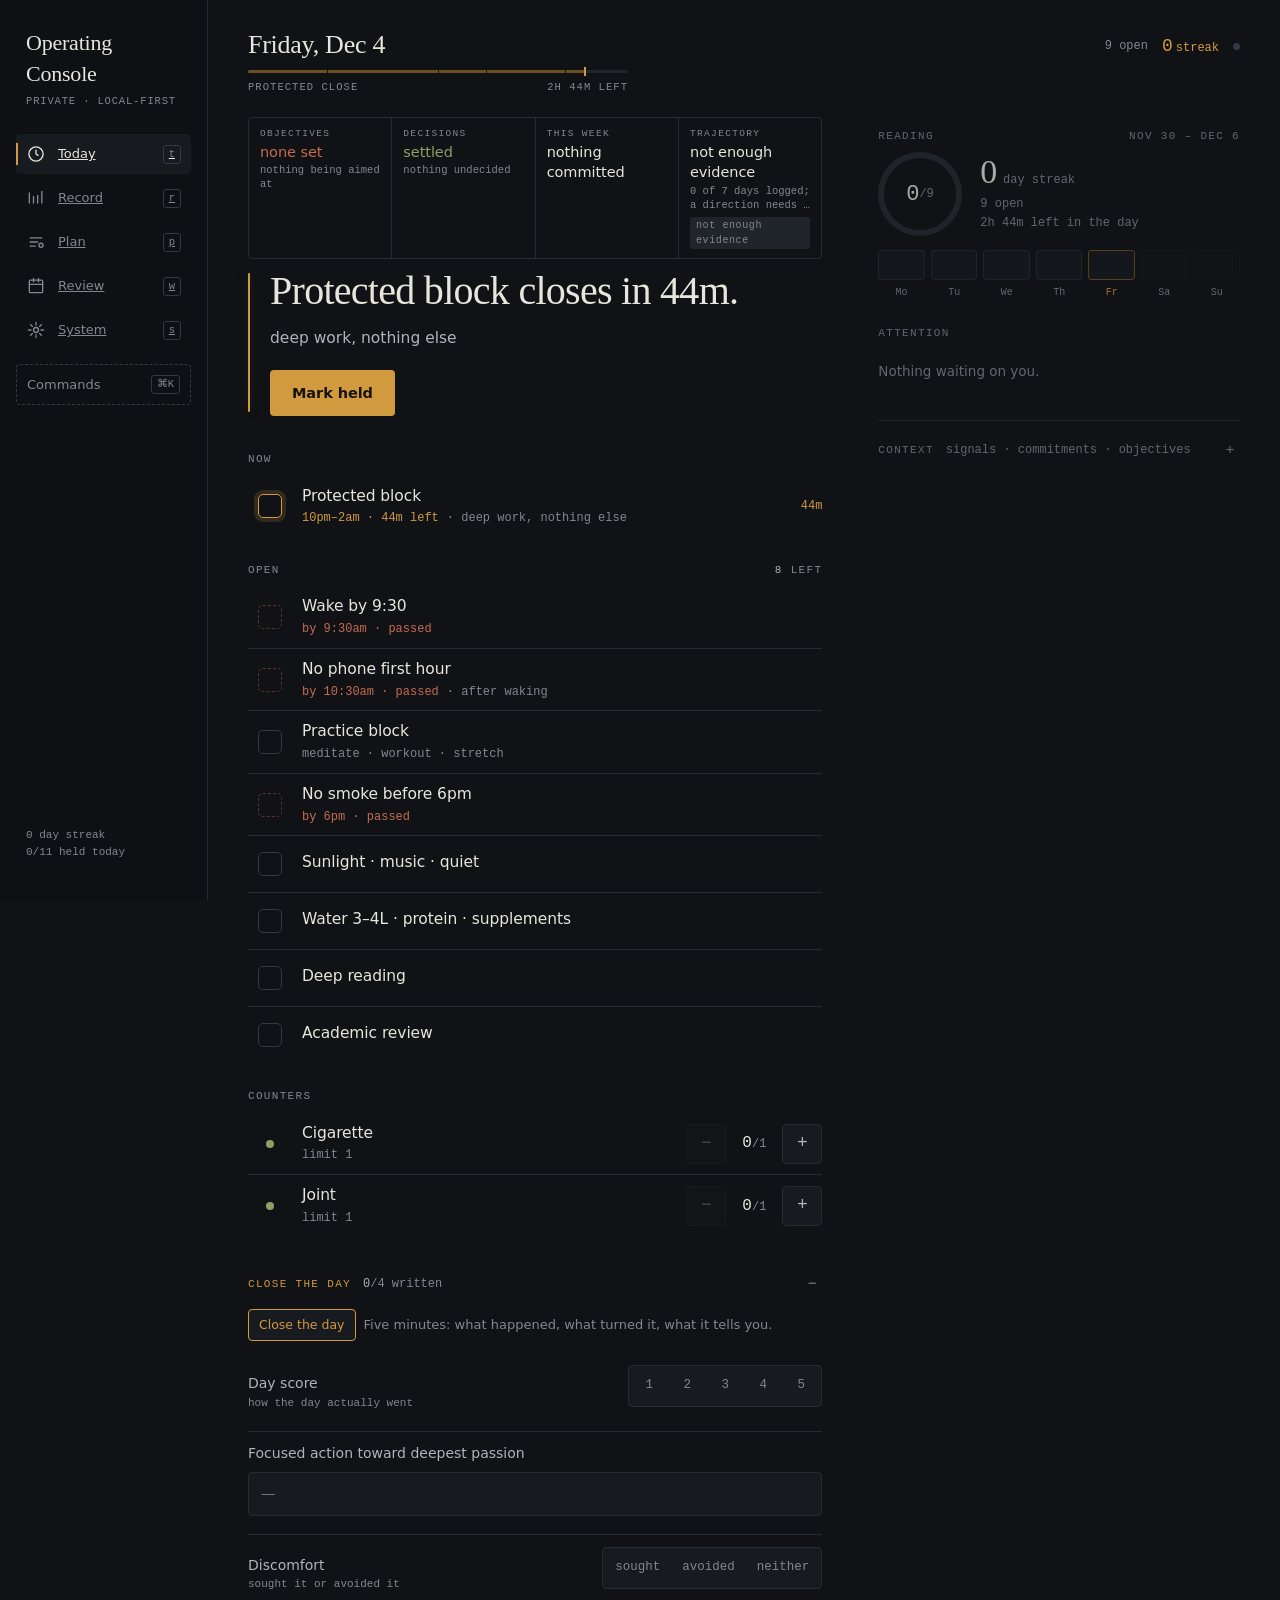
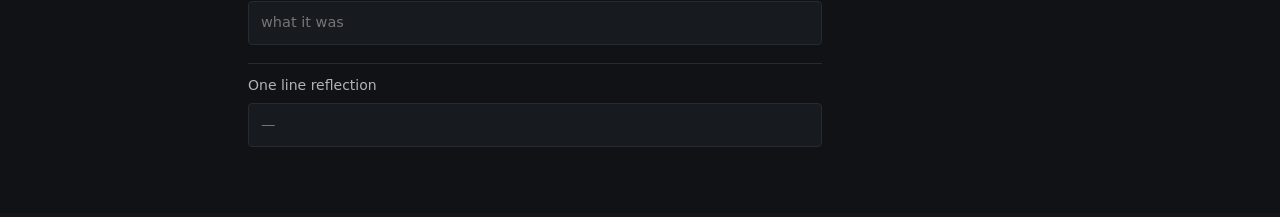
<file: index.html>
<!doctype html>
<html lang="en">
<head>
<meta charset="utf-8">
<meta name="viewport" content="width=device-width, initial-scale=1, viewport-fit=cover">
<meta http-equiv="Content-Security-Policy" content="default-src 'self'; script-src 'self'; style-src 'self' 'unsafe-inline' https://fonts.googleapis.com; font-src https://fonts.gstatic.com; img-src 'self' data:; connect-src 'self' https://script.google.com https://script.googleusercontent.com; manifest-src 'self'; worker-src 'self'; base-uri 'none'; form-action 'none'; object-src 'none'">
<meta name="theme-color" content="#111318">
<meta name="color-scheme" content="dark">
<meta name="mobile-web-app-capable" content="yes">
<meta name="apple-mobile-web-app-capable" content="yes">
<meta name="apple-mobile-web-app-status-bar-style" content="black-translucent">
<meta name="apple-mobile-web-app-title" content="Console">
<meta name="description" content="Personal operating console: daily execution, weekly review, honest history.">
<meta name="referrer" content="no-referrer">
<title>Operating Console</title>
<link rel="manifest" href="manifest.webmanifest">
<link rel="icon" href="icon.svg" type="image/svg+xml">
<link rel="apple-touch-icon" href="icons/apple-touch-icon.png">
<link rel="preconnect" href="https://fonts.googleapis.com">
<link rel="preconnect" href="https://fonts.gstatic.com" crossorigin>
<link rel="stylesheet" href="app.css?v=20261027.1030-ddc011c">
</head>
<body>
<div id="app"><div class="boot">loading…</div></div>
<script type="module" src="app.js?v=20261027.1030-ddc011c"></script>
</body>
</html>
</file>
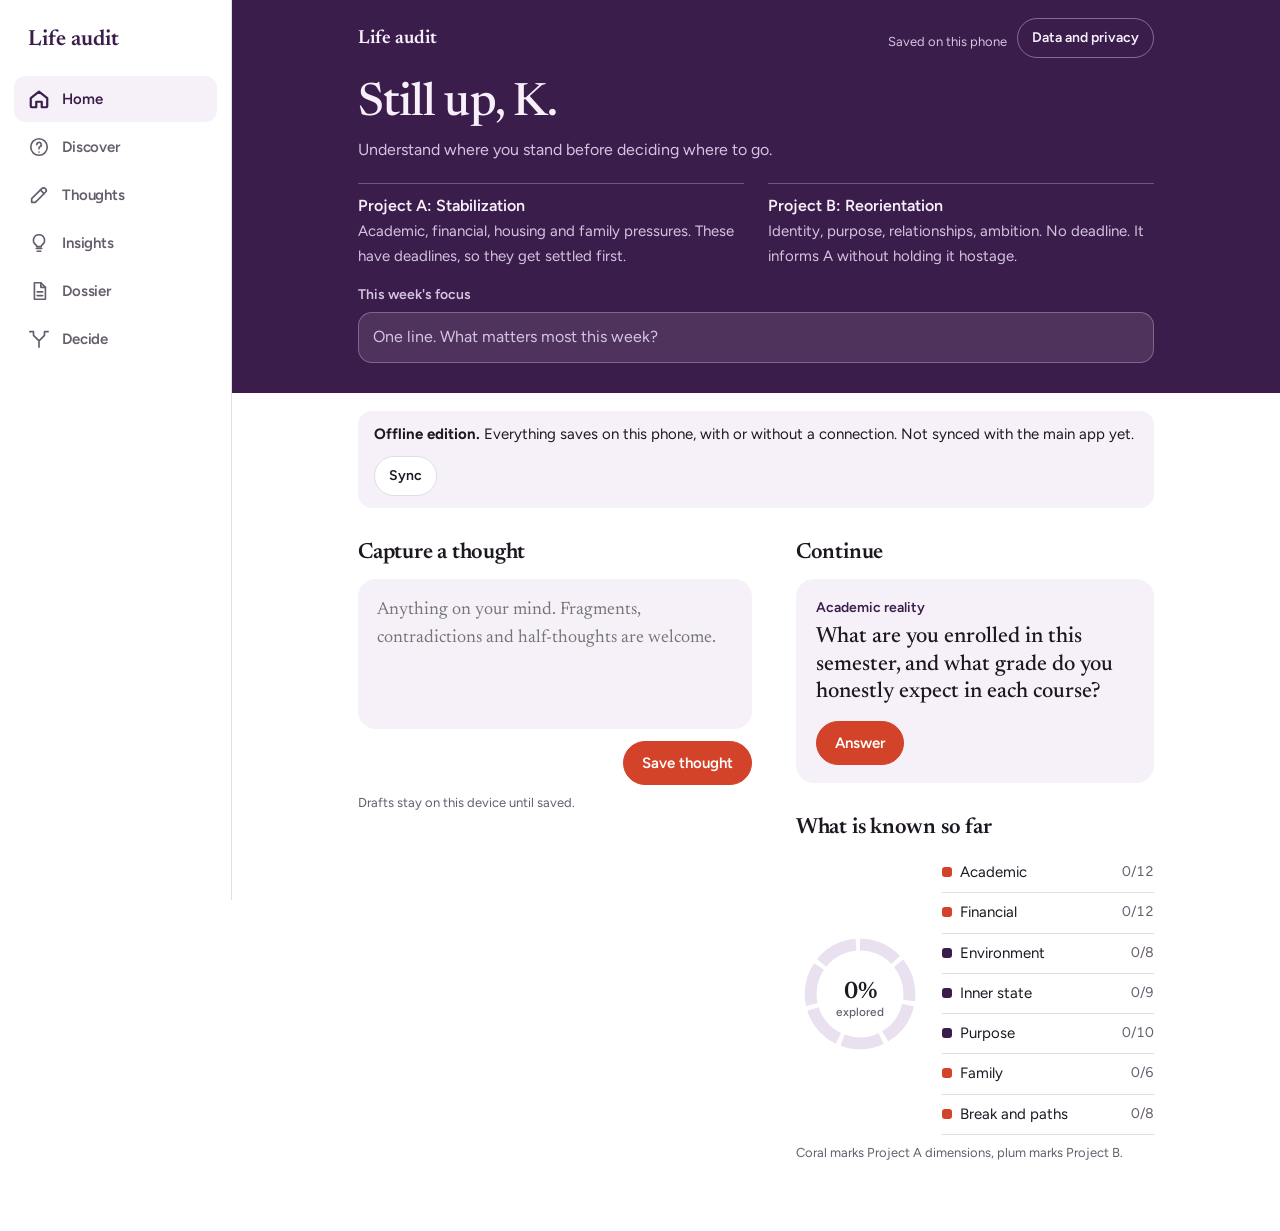
<file: life-audit/index.html>
<!DOCTYPE html>
<html lang="en">
<head>
<meta charset="utf-8">
<meta name="viewport" content="width=device-width,initial-scale=1,viewport-fit=cover">
<title>Life Audit</title>
<link rel="manifest" href="manifest.webmanifest">
<meta name="theme-color" content="#3b1d4b">
<meta name="apple-mobile-web-app-capable" content="yes">
<meta name="mobile-web-app-capable" content="yes">
<meta name="apple-mobile-web-app-status-bar-style" content="black-translucent">
<meta name="apple-mobile-web-app-title" content="Life Audit">
<link rel="apple-touch-icon" href="apple-touch-icon.png">
<link rel="icon" href="icon-192.png">
<link rel="preconnect" href="https://fonts.googleapis.com">
<link rel="preconnect" href="https://fonts.gstatic.com" crossorigin>
<link href="https://fonts.googleapis.com/css2?family=Figtree:wght@400;500;600;700&family=Newsreader:opsz,wght@6..72,400;6..72,500;6..72,600&display=swap" rel="stylesheet">
<style>
/* VOICE everyday and private: calm, warm, unhurried
   IDEA a pocket field notebook that grows into a research dossier
   PICTURE the live question card and capture page, plus a seven-segment ring of what is known
   COLOUR white or night ground, deep plum band and ink, lilac panels, coral for the one action
   TYPE Newsreader for questions, titles and your own words; Figtree for interface
   LAYOUT phone: band, content, bottom tabs, capture button; desktop: left rail and a reading column */
:root{--bg:#ffffff;--ink:#1d1722;--mute:#655d6c;--brand:#3b1d4b;--bandBg:#3b1d4b;--bandInk:#f7f0fb;--bandMute:#d5c4e0;--panel:#f6f1f9;--panel2:#e9e0f0;--line:#e3dbe9;--acc:#d3432a;--accInk:#ffffff;--good:#2c6a4a;--shadow:0 10px 30px rgba(40,10,50,.14);--serif:"Newsreader",Georgia,"Times New Roman",serif;--sans:"Figtree",system-ui,-apple-system,"Segoe UI",Roboto,sans-serif;color-scheme:light}
@media(prefers-color-scheme:dark){:root:not([data-theme=light]){--bg:#131016;--ink:#eee8f2;--mute:#a79eae;--brand:#dcc6ea;--bandBg:#2a1838;--bandInk:#f4ecf8;--bandMute:#bda9ca;--panel:#1d1823;--panel2:#2a2231;--line:#352c3c;--acc:#ff7a5a;--accInk:#1c0d08;--good:#88d0a8;--shadow:0 10px 30px rgba(0,0,0,.5);color-scheme:dark}}
:root[data-theme=dark]{--bg:#131016;--ink:#eee8f2;--mute:#a79eae;--brand:#dcc6ea;--bandBg:#2a1838;--bandInk:#f4ecf8;--bandMute:#bda9ca;--panel:#1d1823;--panel2:#2a2231;--line:#352c3c;--acc:#ff7a5a;--accInk:#1c0d08;--good:#88d0a8;--shadow:0 10px 30px rgba(0,0,0,.5);color-scheme:dark}
*{box-sizing:border-box;min-width:0}
html,body{height:100%}
body{margin:0;background:var(--bg);color:var(--ink);font:16px/1.55 var(--sans);overflow-x:clip;-webkit-font-smoothing:antialiased}
body.locked{overflow:hidden}
button,input,textarea{font:inherit;color:inherit}
a{color:var(--brand)}
#main{padding-bottom:calc(100px + env(safe-area-inset-bottom,0px));outline:none}
.wrap{width:100%;max-width:860px;margin-inline:auto;padding-left:max(18px,env(safe-area-inset-left,0px));padding-right:max(18px,env(safe-area-inset-right,0px))}
@media(min-width:600px){.wrap{padding-left:32px;padding-right:32px}}
.enter{animation:enter .28s ease-out}
@keyframes enter{from{opacity:0;transform:translateY(6px)}to{opacity:1;transform:none}}
@media(prefers-reduced-motion:reduce){.enter{animation:none}}
.tabs{position:fixed;left:0;right:0;bottom:0;z-index:30;display:grid;grid-template-columns:repeat(6,minmax(0,1fr));background:var(--bg);border-top:1px solid var(--line);padding-bottom:env(safe-area-inset-bottom,0px)}
.tabs .brand{display:none}
.tabs a{display:flex;flex-direction:column;align-items:center;justify-content:center;gap:3px;min-height:58px;padding:6px 1px;color:var(--mute);text-decoration:none;font-size:13px;font-weight:600;letter-spacing:-.01em}
.tabs a svg{width:22px;height:22px}
.tabs a[aria-current=page]{color:var(--brand)}
.tabs a[aria-current=page] svg{stroke-width:2.4}
@media(min-width:900px){.app{display:grid;grid-template-columns:232px minmax(0,1fr)}.tabs{position:sticky;top:0;align-self:start;height:100vh;display:flex;flex-direction:column;gap:2px;border-top:0;border-right:1px solid var(--line);padding:28px 14px}.tabs .brand{display:block;font:600 22px/1.1 var(--serif);padding:0 14px 22px;color:var(--brand)}.tabs a{flex-direction:row;justify-content:flex-start;gap:12px;min-height:46px;padding:0 14px;border-radius:12px;font-size:15px}.tabs a[aria-current=page]{background:var(--panel)}#main{padding-bottom:64px}.fab{bottom:32px!important;right:32px!important}#toast{bottom:40px!important}}
.band{background:var(--bandBg);color:var(--bandInk);padding:calc(18px + env(safe-area-inset-top,0px)) 0 30px}
.bandtop{display:flex;justify-content:space-between;align-items:center;gap:12px;margin-bottom:22px}
.mark{font:600 19px/1 var(--serif);white-space:nowrap}
@media(max-width:480px){.band .sync{display:none}}
.title{font:500 clamp(32px,7vw,46px)/1.05 var(--serif);letter-spacing:-.02em;margin:0 0 10px;text-wrap:balance}
.lede{color:var(--mute);margin:0 0 8px;max-width:60ch}
.band .lede,.band .flabel,.band .sync{color:var(--bandMute)}
.projects{display:grid;gap:12px;margin:20px 0 6px}
@media(min-width:600px){.projects{grid-template-columns:1fr 1fr;gap:24px}}
.projects div{border-top:1px solid color-mix(in srgb,var(--bandInk) 28%,transparent);padding-top:10px}
.projects b{display:block;font-weight:600}
.projects span{color:var(--bandMute);font-size:15px}
.band input[type=text]{background:color-mix(in srgb,var(--bandInk) 10%,transparent);border-color:color-mix(in srgb,var(--bandInk) 28%,transparent);color:var(--bandInk)}
.band input::placeholder{color:var(--bandMute)}
.btn.onband{background:transparent;color:var(--bandInk);border-color:color-mix(in srgb,var(--bandInk) 38%,transparent)}
.head{padding:calc(24px + env(safe-area-inset-top,0px)) 0 6px;display:flex;justify-content:space-between;align-items:flex-start;gap:12px}
.head .title{margin-bottom:8px}
.head>div{flex:1 1 auto}
.head .sync,.flowtop .sync{flex:none}
.sync{font-size:13px;color:var(--mute);white-space:nowrap;padding-top:8px}
.h2{font:600 22px/1.2 var(--serif);margin:32px 0 12px;letter-spacing:-.01em}
.h3{font-weight:700;font-size:16px;margin:22px 0 8px}
.flabel{display:block;font-size:14px;font-weight:600;color:var(--mute);margin:16px 0 6px}
.muted{color:var(--mute)}
.mini{font-size:13px;color:var(--mute);margin:0 0 4px}
textarea,input[type=text],input[type=number],input[type=search]{width:100%;font-size:16px;background:var(--bg);border:1px solid var(--line);border-radius:14px;padding:12px 14px;line-height:1.55}
textarea{resize:vertical;min-height:96px;display:block}
textarea:focus,input:focus{border-color:var(--brand);outline:none;box-shadow:0 0 0 3px color-mix(in srgb,var(--brand) 20%,transparent)}
textarea:disabled,input:disabled{opacity:.6}
:focus-visible{outline:2px solid var(--acc);outline-offset:2px}
.writer{min-height:38vh;font:18px/1.6 var(--serif);border-radius:18px;padding:16px 18px;background:var(--panel);border-color:transparent;resize:none}
.writer.sm{min-height:150px}
.btn{display:inline-flex;align-items:center;justify-content:center;gap:8px;min-height:44px;padding:10px 18px;border-radius:999px;border:1px solid var(--line);background:var(--bg);font-weight:600;font-size:15px;line-height:1.2;cursor:pointer;text-decoration:none;color:var(--ink);white-space:nowrap}
.btn:hover{border-color:var(--mute)}
.btn.pri{background:var(--acc);border-color:var(--acc);color:var(--accInk)}
.btn.ghost{background:transparent;border-color:transparent;color:var(--mute)}
.btn.ghost:hover{color:var(--ink)}
.btn.sm{min-height:40px;padding:8px 14px;font-size:14px}
.btn:disabled{opacity:.45;cursor:not-allowed}
.btn svg{width:18px;height:18px}
.btn.mic[aria-pressed=true]{background:var(--brand);color:var(--bg);border-color:var(--brand)}
.row{display:flex;flex-wrap:wrap;gap:10px;align-items:center;margin-top:12px}
.row.end{justify-content:flex-end}
.spacer{flex:1}
.chips{display:flex;flex-wrap:wrap;gap:8px}
.chip{min-height:44px;padding:9px 16px;border-radius:999px;border:1px solid var(--line);background:var(--bg);cursor:pointer;font-size:15px;line-height:1.3;text-align:left;color:var(--ink)}
.chip[aria-pressed=true]{background:var(--brand);border-color:var(--brand);color:var(--bg)}
.chip.sm{min-height:40px;padding:6px 13px;font-size:14px}
.scale{display:grid;grid-template-columns:repeat(5,minmax(0,1fr));gap:8px}
.scale .chip{text-align:center;font-weight:700;font-size:18px;padding:0;min-height:52px;border-radius:14px}
.scalelab{display:flex;justify-content:space-between;font-size:13px;color:var(--mute);margin-top:6px;gap:12px}
.seg{display:flex;flex-wrap:wrap;gap:8px;margin:6px 0}
.flowtop{display:flex;justify-content:space-between;align-items:center;gap:8px;padding-top:calc(12px + env(safe-area-inset-top,0px));margin-left:-14px}
.dimname{font-size:14px;font-weight:600;color:var(--brand);margin:18px 0 0}
.ptag{color:var(--mute);font-weight:500}
.qtext{font:500 clamp(25px,5.6vw,34px)/1.16 var(--serif);letter-spacing:-.015em;margin:10px 0;text-wrap:balance}
.qtext.sm{font-size:24px}
.hint{color:var(--mute);margin:0 0 14px}
.ans{margin-top:18px}
.numrow{display:flex;align-items:center;gap:12px;margin-bottom:12px}
.numrow input{max-width:220px;font-size:22px;font-weight:600}
.numrow span{color:var(--mute)}
.savestate{font-size:13px;color:var(--mute);min-height:20px;margin-top:8px}
.flownav{display:grid;grid-template-columns:auto auto auto minmax(0,1fr);gap:8px;margin-top:20px;align-items:center}
.flownav .pri{justify-self:end;min-width:120px}
@media(max-width:480px){.flownav{grid-template-columns:repeat(3,minmax(0,1fr))}.flownav .pri{grid-column:1/-1;order:-1;justify-self:stretch}.flownav .btn{white-space:normal;padding-inline:8px}}
.extras{display:flex;flex-wrap:wrap;gap:4px 8px;margin-top:18px;padding-top:12px;border-top:1px solid var(--line)}
.addenda div{border-left:3px solid var(--panel2);padding:4px 0 4px 12px;margin:10px 0;white-space:pre-wrap;overflow-wrap:anywhere}
.partial{color:var(--mute);font-style:italic;font-size:15px;margin-top:6px}
.partial:empty{display:none}
.dims{list-style:none;padding:0;margin:10px 0 0}
.dimrow{display:grid;grid-template-columns:42px minmax(0,1fr) auto;gap:14px;align-items:center;width:100%;text-align:left;background:none;border:0;border-top:1px solid var(--line);padding:16px 0;cursor:pointer;color:var(--ink)}
.dl{width:42px;height:42px;border-radius:12px;display:grid;place-items:center;font:600 20px/1 var(--serif);background:var(--panel);color:var(--brand)}
.dl.pa{background:color-mix(in srgb,var(--acc) 15%,var(--bg));color:var(--acc)}
.dimrow b{display:block;font-size:17px}
.dimrow small{display:block;color:var(--mute);font-size:14px;line-height:1.4;margin-top:2px}
.cnt{font-size:14px;color:var(--mute);white-space:nowrap;font-variant-numeric:tabular-nums}
.review{display:block;width:100%;text-align:left;background:none;border:0;border-top:1px solid var(--line);padding:12px 0;cursor:pointer;color:var(--ink)}
.rq{display:block;font-weight:600}
.ra{display:-webkit-box;-webkit-line-clamp:3;-webkit-box-orient:vertical;overflow:hidden;color:var(--mute);white-space:pre-wrap}
.grid2{display:grid;gap:0 44px}
@media(min-width:900px){.grid2{grid-template-columns:minmax(0,1.1fr) minmax(0,1fr)}}
.cont{background:var(--panel);border-radius:18px;padding:18px 20px}
.qprev{font:500 22px/1.25 var(--serif);margin:6px 0 14px}
.mapwrap{display:grid;grid-template-columns:128px minmax(0,1fr);gap:18px;align-items:center}
.ring{width:128px;height:128px;display:block}
.ringn{font:600 26px var(--serif);fill:var(--ink)}
.ringl{font:500 13px var(--sans);fill:var(--mute)}
.maplist{list-style:none;margin:0;padding:0}
.maplist button{display:flex;justify-content:space-between;gap:10px;width:100%;background:none;border:0;border-bottom:1px solid var(--line);padding:8px 0;min-height:40px;cursor:pointer;color:var(--ink);text-align:left;font-size:15px}
.sw{display:inline-block;width:10px;height:10px;border-radius:3px;margin-right:8px}
.outs{list-style:none;margin:0;padding:0}
.outs li{padding:10px 0;border-top:1px solid var(--line)}
.banner{background:var(--panel);border-radius:14px;padding:12px 16px;margin:18px 0 0;font-size:15px;display:flex;flex-wrap:wrap;gap:10px;align-items:center}
.tagsug{margin-top:10px}
.filters{display:flex;gap:8px;overflow-x:auto;padding:4px 0 8px;margin-top:10px}
.filters .chip{flex:none}
.day{font-size:14px;font-weight:700;color:var(--mute);margin:26px 0 4px}
.entry{border-top:1px solid var(--line);padding:14px 0 8px}
.when{font-size:13px;color:var(--mute);display:flex;gap:8px;flex-wrap:wrap;align-items:center}
.txt{white-space:pre-wrap;overflow-wrap:anywhere;margin:6px 0 4px;font:17px/1.6 var(--serif)}
.clamp{display:-webkit-box;-webkit-line-clamp:7;-webkit-box-orient:vertical;overflow:hidden}
.ttag{font-size:13px;color:var(--brand);background:var(--panel);border-radius:999px;padding:1px 9px}
.acts{display:flex;gap:2px;margin-left:-14px}
details.orig{font-size:14px;color:var(--mute);margin-top:6px}
details.orig summary{cursor:pointer;min-height:32px}
details.orig div{white-space:pre-wrap;padding:8px 12px;border-left:3px solid var(--panel2);overflow-wrap:anywhere}
.empty{color:var(--mute);padding:18px 0}
.aip{background:var(--panel);border-radius:18px;padding:18px 20px;margin-top:12px}
.aip p{margin:0 0 8px}
.prog{font-size:14px;color:var(--mute);margin:10px 0 0}
.summary{font:400 21px/1.45 var(--serif);margin:14px 0 6px}
.care{border-left:3px solid var(--acc);padding:6px 0 6px 14px;margin:14px 0}
.ins{border-top:1px solid var(--line);padding:16px 0}
.ins h4{font-size:17px;margin:0 0 6px;font-weight:700}
.ins p{margin:0 0 8px}
.ins .alt{color:var(--mute);font-size:15px}
.ins.dis h4{color:var(--mute);font-weight:500;text-decoration:line-through}
.meta{display:flex;flex-wrap:wrap;gap:6px;align-items:center;margin:8px 0}
.tag{font-size:13px;padding:3px 10px;border-radius:999px;background:var(--panel2);color:var(--mute);white-space:nowrap}
.tag.b-fact{color:var(--good)}
.tag.b-hypothesis{color:var(--acc)}
.ref{display:inline-flex;align-items:center;font-size:13px;min-height:36px;padding:4px 10px;border-radius:9px;border:1px solid var(--line);background:var(--bg);color:var(--brand);cursor:pointer;white-space:nowrap;vertical-align:middle;margin:2px 0}
.fb{display:flex;gap:6px;flex-wrap:wrap;margin-top:6px}
.fb .chip{min-height:40px;padding:6px 13px;font-size:14px}
.ins textarea{margin-top:10px;min-height:70px}
.hist{list-style:none;padding:0;margin:0}
.hist button{display:flex;justify-content:space-between;gap:12px;width:100%;background:none;border:0;border-top:1px solid var(--line);padding:12px 0;min-height:48px;cursor:pointer;color:var(--ink);text-align:left}
.hist button[aria-current=true]{font-weight:700}
.sec{border-top:1px solid var(--line);padding:18px 0}
.sec h3{font:600 21px/1.25 var(--serif);margin:0 0 8px}
.sec ul,.changes ul,.draft ul{padding-left:20px;margin:6px 0}
.sec li,.changes li{margin:6px 0}
.sec p,.draft p{margin:0 0 8px}
.changes{background:var(--panel);border-radius:18px;padding:16px 20px;margin:14px 0}
.note{border-left:3px solid var(--acc);padding:4px 0 4px 12px;margin:10px 0;font-size:15px;white-space:pre-wrap;overflow-wrap:anywhere}
.optrow{display:grid;grid-template-columns:minmax(0,1fr) auto;gap:10px;align-items:center;border-top:1px solid var(--line);padding:10px 0}
.optmain{background:none;border:0;text-align:left;cursor:pointer;padding:4px 0;color:var(--ink);min-height:44px}
.optmain b{display:block;font-size:17px}
.optmain small{color:var(--mute);font-size:14px}
.draft{background:var(--panel);border-radius:14px;padding:12px 14px;margin:8px 0 4px;font-size:15px}
.critlist{list-style:none;padding:0;margin:0}
.critlist li{display:flex;gap:8px;align-items:center;justify-content:space-between;border-top:1px solid var(--line);padding:4px 0}
.scroll{overflow-x:auto;-webkit-overflow-scrolling:touch}
table.cmp{border-collapse:collapse;width:100%;min-width:640px;font-size:15px}
table.cmp th,table.cmp td{vertical-align:top;text-align:left;padding:10px;border-top:1px solid var(--line);white-space:pre-wrap;overflow-wrap:anywhere}
table.cmp th[scope=row]{width:150px;color:var(--mute);font-weight:600;font-size:14px}
table.cmp thead th{font:600 17px/1.2 var(--serif);border-top:0}
@media(max-width:600px){table.cmp{min-width:0}table.cmp thead{display:none}table.cmp tr{display:block;padding:12px 0;border-top:1px solid var(--line)}table.cmp th[scope=row]{display:block;width:auto;border:0;padding:0 0 6px;font-size:15px;color:var(--ink);font-weight:700}table.cmp td{display:block;border:0;padding:4px 0 6px}table.cmp td::before{content:attr(data-l);display:block;font-size:13px;font-weight:600;color:var(--brand)}}
.fab{position:fixed;right:18px;bottom:calc(76px + env(safe-area-inset-bottom,0px));z-index:35;width:58px;height:58px;border-radius:50%;border:0;background:var(--acc);color:var(--accInk);box-shadow:var(--shadow);display:grid;place-items:center;cursor:pointer}
.fab svg{width:26px;height:26px}
.fab[hidden]{display:none}
#sheet{position:fixed;inset:0;z-index:50;background:rgba(12,6,16,.5);display:flex;align-items:flex-end;justify-content:center}
#sheet[hidden]{display:none}
.sheet{background:var(--bg);width:100%;max-width:680px;max-height:92vh;max-height:92dvh;overflow:auto;border-radius:22px 22px 0 0;padding:22px max(18px,env(safe-area-inset-left,0px)) calc(22px + env(safe-area-inset-bottom,0px));box-shadow:var(--shadow)}
.sheet p{margin:0 0 12px}
@media(min-width:700px){#sheet{align-items:center}.sheet{border-radius:22px;padding:28px}}
.quote{white-space:pre-wrap;font:17px/1.6 var(--serif);background:var(--panel);border-radius:14px;padding:14px 16px;overflow-wrap:anywhere;margin:10px 0}
#toast{position:fixed;left:50%;transform:translateX(-50%);bottom:calc(148px + env(safe-area-inset-bottom,0px));z-index:60;background:var(--ink);color:var(--bg);padding:10px 18px;border-radius:999px;font-size:15px;font-weight:600;opacity:0;pointer-events:none;transition:opacity .2s;max-width:calc(100vw - 32px);text-align:center}
#toast.on{opacity:1}
</style>
</head>
<body>
<div class="app">
<nav class="tabs" aria-label="Sections">
<div class="brand">Life audit</div>
<a href="#home"><svg viewBox="0 0 24 24" fill="none" stroke="currentColor" stroke-width="1.8" stroke-linecap="round" stroke-linejoin="round" aria-hidden="true"><path d="M3 11l9-7 9 7v9a1 1 0 0 1-1 1h-5v-6H9v6H4a1 1 0 0 1-1-1z"/></svg><span>Home</span></a>
<a href="#discover"><svg viewBox="0 0 24 24" fill="none" stroke="currentColor" stroke-width="1.8" stroke-linecap="round" stroke-linejoin="round" aria-hidden="true"><circle cx="12" cy="12" r="9"/><path d="M9.5 9.5a2.5 2.5 0 1 1 3.5 2.3c-.7.3-1 .9-1 1.6V14M12 17.5v.01"/></svg><span>Discover</span></a>
<a href="#thoughts"><svg viewBox="0 0 24 24" fill="none" stroke="currentColor" stroke-width="1.8" stroke-linecap="round" stroke-linejoin="round" aria-hidden="true"><path d="M4 20h4L19 9a2.8 2.8 0 0 0-4-4L4 16z"/><path d="M13.5 6.5l4 4"/></svg><span>Thoughts</span></a>
<a href="#insights"><svg viewBox="0 0 24 24" fill="none" stroke="currentColor" stroke-width="1.8" stroke-linecap="round" stroke-linejoin="round" aria-hidden="true"><path d="M9 18h6M10 21h4M12 3a6 6 0 0 0-3.5 10.9c.6.5 1 1.2 1 2.1h5c0-.9.4-1.6 1-2.1A6 6 0 0 0 12 3z"/></svg><span>Insights</span></a>
<a href="#dossier"><svg viewBox="0 0 24 24" fill="none" stroke="currentColor" stroke-width="1.8" stroke-linecap="round" stroke-linejoin="round" aria-hidden="true"><path d="M7 3h7l5 5v13H7z"/><path d="M14 3v5h5M10 13h6M10 17h6"/></svg><span>Dossier</span></a>
<a href="#decide"><svg viewBox="0 0 24 24" fill="none" stroke="currentColor" stroke-width="1.8" stroke-linecap="round" stroke-linejoin="round" aria-hidden="true"><path d="M12 21v-7M12 14L6 8M12 14l6-6M6 8V4M6 4H2M18 8V4m0 0h4"/></svg><span>Decide</span></a>
</nav>
<main id="main" tabindex="-1"></main>
</div>
<button class="fab" id="fab" data-act="capture" aria-label="Capture a thought" hidden><svg viewBox="0 0 24 24" fill="none" stroke="currentColor" stroke-width="2.2" stroke-linecap="round" aria-hidden="true"><path d="M12 5v14M5 12h14"/></svg></button>
<div id="sheet" hidden></div>
<div id="toast" role="status" aria-live="polite"></div>
<input type="file" id="importfile" accept="application/json,.json" hidden>
<script>
{
const $=(s,r=document)=>r.querySelector(s),$$=(s,r=document)=>[...r.querySelectorAll(s)];
const esc=s=>String(s??'').replace(/[&<>"']/g,c=>({'&':'&amp;','<':'&lt;','>':'&gt;','"':'&quot;',"'":'&#39;'}[c]));
const now=()=>new Date().toISOString();
const sleep=ms=>new Promise(r=>setTimeout(r,ms));
const nid=p=>p+Date.now().toString(36)+Math.random().toString(36).slice(2,6);
const str=v=>typeof v==='string'?v.trim():'';
const clone=o=>JSON.parse(JSON.stringify(o));
const cap=s=>s?s[0].toUpperCase()+s.slice(1):'';
const dt=(i,o)=>{try{return i?new Date(i).toLocaleString(undefined,o):''}catch(e){return ''}};
const fDay=i=>dt(i,{weekday:'long',month:'short',day:'numeric'});
const fTime=i=>dt(i,{hour:'numeric',minute:'2-digit'});
const fDate=i=>dt(i,{month:'short',day:'numeric',hour:'numeric',minute:'2-digit'});
const byC=(a,b)=>String(a.created||'').localeCompare(String(b.created||''));
const MIC='<svg viewBox="0 0 24 24" fill="none" stroke="currentColor" stroke-width="1.8" stroke-linecap="round" stroke-linejoin="round" aria-hidden="true"><rect x="9" y="3" width="6" height="11" rx="3"/><path d="M5 11a7 7 0 0 0 14 0M12 18v3"/></svg>';

/* ---------- content ---------- */
const DIMS=[
{id:'A',name:'Academic reality',short:'Academic',proj:'A',central:'If money, grades and circumstances were different, would you genuinely want to return next semester?'},
{id:'B',name:'Financial reality',short:'Financial',proj:'A',central:'What is your education actually costing your family and you, and is it proportionate to what you get?'},
{id:'C',name:'Environment and lifestyle',short:'Environment',proj:'B',central:'Does your current environment bring out the best in you?'},
{id:'D',name:'Psychological and emotional state',short:'Inner state',proj:'B',central:'Are you escaping something, pursuing something, or both?'},
{id:'E',name:'Purpose, identity and ambition',short:'Purpose',proj:'B',central:'What kind of person do you want to become, and what life would make that worthwhile?'},
{id:'F',name:'Family and responsibilities',short:'Family',proj:'A',central:'Where does real responsibility end and guilt begin?'},
{id:'G',name:'The break and alternative paths',short:'Break and paths',proj:'A',central:'What would a break be for, and how would you keep it from becoming avoidance?'}];
const ORDER=['A','B','F','G','C','D','E'];
const Q=[];const q=(id,d,t,text,x={})=>Q.push({id,d,t,q:text,...x});
q('a1','A','long','What are you enrolled in this semester, and what grade do you honestly expect in each course?',{hint:'Course, credits, expected grade. Rough is fine.'});
q('a2','A','choice','Has the university issued any academic notice?',{opts:['None','Academic warning','Probation','Financial aid or SAP flag','Not sure']});
q('a2f','A','long','What does the notice require of you, and by when?',{when:{q:'a2',in:['Academic warning','Probation','Financial aid or SAP flag']}});
q('a3','A','choice','Can you still withdraw from a course or switch one to pass/fail this term?',{opts:['Yes','No','The deadline has passed',"I don't know"]});
q('a4','A','choice','Does your enrollment status affect a visa or residency?',{opts:['Yes, a student visa','No','Not sure'],hint:'This decides whether a leave, a lighter load or time abroad is even available.'});
q('a4f','A','long','What have you confirmed with the international student office about a leave, a reduced load or time outside the country?',{when:{q:'a4',in:['Yes, a student visa','Not sure']}});
q('a5','A','long','Why did you choose this university and this major? Whose reasons were they?');
q('a6','A','scale','How interested are you in the actual content of your major?',{lo:'Not at all',hi:'Deeply'});
q('a7','A','choice','Which is closest to true?',{opts:['I like learning, but the system drains me',"I don't like what I'm studying","I like it, but I can't execute","I'm here mostly because it's expected",'Mixed or unclear']});
q('a8','A','long','Describe the last time you were completely absorbed in learning something. What was it, and was it for school?');
q('a9','A','number','Hours per week on coursework this semester, classes plus study',{unit:'hours'});
q('a10','A','number','Hours per week on your own ventures, clients and side projects',{unit:'hours'});
q('a11','A','long','When your grades fell, what was actually happening in those weeks?',{hint:'Sleep, money, people, work, mood. Specifics beat summaries.'});
q('a12','A','choice','If money and GPA were not factors, would you choose to be back next semester?',{opts:['Yes','No','Not sure']});
q('a12f','A','long','Why? First instinct, then the considered version.',{when:{q:'a12',any:1}});
q('b1','B','number','Annual tuition and mandatory fees',{unit:'USD per year'});
q('b2','B','number','Monthly rent and utilities',{unit:'USD per month'});
q('b3','B','number','Monthly food, transport and everything else',{unit:'USD per month'});
q('b4','B','long','Which scholarships, grants or aid do you have, and what conditions come attached?',{hint:'Minimum GPA, credits, full-time status, renewal dates.'});
q('b5','B','number','Roughly what share of your total costs does your family cover?',{unit:'%'});
q('b6','B','long','What is your family giving up or stretching to pay for this?');
q('b7','B','number','Personal savings you can actually use',{unit:'USD'});
q('b8','B','number','Monthly income you earn now, from any source',{unit:'USD per month'});
q('b9','B','long','Debts and obligations: loans, the lease end date and any break clause, money owed.');
q('b10','B','long','If you paused for a semester, which costs would stop, which would continue, and would any aid need to be repaid?',{hint:'"I don\'t know" is a useful answer here. It becomes a task.'});
q('b11','B','scale','How proportionate does the value you receive feel to what it costs?',{lo:'Not at all',hi:'Fully'});
q('b12','B','long','In one paragraph: what is your education costing your family and you right now, and is it worth it?');
q('c1','C','long','Walk through a typical weekday this month, from waking to sleep.');
q('c2','C','number','Average hours of sleep per night',{unit:'hours'});
q('c3','C','multi','Which of these are true right now?',{opts:['I exercise regularly','I eat regular meals','I sleep at consistent times','I lose hours to my phone','I get outside most days','None of these']});
q('c4','C','scale','How connected do you feel to the people around you?',{lo:'Isolated',hi:'Deeply connected'});
q('c5','C','long','Who do you actually spend time with, and how do you feel afterward?');
q('c6','C','long','What about where you live now helps you, and what drags you down?');
q('c7','C','long','Which of your problems would follow you anywhere, and which would stay behind if you left?',{hint:'Location-dependent versus portable.'});
q('c8','C','choice','Does this environment bring out the best in you?',{opts:['Mostly yes','Mixed','Mostly no']});
q('c8f','C','long','Who are you becoming here? What do you like and dislike about that person?',{when:{q:'c8',any:1}});
q('d1','D','long','When did the dissatisfaction start? A moment, or a slow slide?');
q('d2','D','multi','Which words fit most days lately?',{opts:['Exhausted','Anxious','Lonely','Overwhelmed','Directionless','Unmotivated','Restless','Calm','Hopeful','Driven']});
q('d3','D','scale','Energy on most days',{lo:'Empty',hi:'Full'});
q('d4','D','choice','Have you lost interest in things that used to matter to you?',{opts:['Yes','Some','No']});
q('d4f','D','long','Which things, and when did you notice?',{when:{q:'d4',in:['Yes','Some']}});
q('d5','D','long','Who do you compare yourself to, and what does it do to you?');
q('d6','D','scale','How hopeful do you feel about the next five years?',{lo:'Not hopeful',hi:'Very hopeful'});
q('d7','D','choice','Is there someone you can talk to honestly about all this?',{opts:['Yes','Not really','No']});
q('d8','D','choice','Would talking with a counselor or other professional be useful right now?',{opts:['Already doing it','Considering it','No','Not sure it is for me']});
q('d9','D','long','Are you trying to escape something, pursue something, or both? Name them.',{hint:'Both can be true. Wanting change is not automatically avoidance.'});
q('e1','E','long','At 15, what did you imagine life at 20 would look like?');
q('e2','E','long','Describe an ordinary Tuesday at 25 that you would be proud of.');
q('e3','E','long','Which subjects or problems could you think about for hours without being asked?');
q('e4','E','long','Name three people you admire. What specifically do you admire in each?');
q('e5','E','long','When do you feel most alive?');
q('e6','E','long','What would you pursue if nobody would ever judge, praise or even know?');
q('e7','E','long','You want the capacity to take on exceptionally hard problems. Concretely, what knowledge, skills, physical capacity and resources would that take?');
q('e8','E','multi','When you think about finding love again, what does it include?',{opts:['A romantic relationship','Friendship','Family','Community','Belonging','Self-acceptance','Reconnecting with life','Not sure yet']});
q('e8f','E','long','What would daily life look like if that were present?',{when:{q:'e8',any:1}});
q('e9','E','long','What role do money and financial independence play in what you want? Be honest about the parts that are about status.');
q('e10','E','long','What kind of person do you want to become, and what kind of life would make becoming that person worthwhile?');
q('f1','F','long','What does your family expect regarding university? Stated, and unstated.');
q('f2','F','choice','Have you told your family the full academic and financial picture?',{opts:['Fully','Partly','Not yet']});
q('f2f','F','long','What have you held back, and what are you afraid will happen if you share it?',{when:{q:'f2',in:['Partly','Not yet']}});
q('f3','F','choice','Is your return next semester assumed?',{opts:['Yes','No','Unclear']});
q('f4','F','choice','Would your family support a temporary break?',{opts:['Likely','Unlikely','Unknown']});
q('f5','F','long','Are there responsibilities or opportunities waiting at home?');
q('f6','F','long','Where does real responsibility end and guilt begin for you here?');
q('g1','G','long','If you left for two or three months, where would you go, and who would be there?');
q('g2','G','choice','Would you live with family?',{opts:['Yes','No','Maybe']});
q('g3','G','number','Monthly cost of living there',{unit:'USD per month'});
q('g4','G','multi','What would the break be for?',{opts:['Work','Recovery','Independent study','Building ventures','Travel','Volunteering','Time with family','Not sure']});
q('g5','G','long','Describe a typical day of the break, hour by hour if you can.');
q('g6','G','long','What would need to be true at the end for the break to count as a success?');
q('g7','G','choice','After a break, what feels most likely?',{opts:['Return to the same university','Transfer','A different path',"I don't know"]});
q('g8','G','long','How would the break turn into avoidance, and how would you notice early?');
const OPTIONS=[
{id:'return',name:'Return to university',desc:'Continue next semester with a substantially different academic, financial and personal strategy.'},
{id:'leave',name:'Formal leave of absence',desc:'Pause enrollment through official channels, relocate, work or recover, then reassess.'},
{id:'reduce',name:'Reduce academic commitments',desc:'Fewer credits, possibly part-time work, less financial and psychological pressure.'},
{id:'transfer',name:'Transfer universities',desc:'A different school, city or educational model.'},
{id:'major',name:'Change majors',desc:'Stay, but study something that fits better.'},
{id:'home',name:'Return home temporarily',desc:'Live with family for a period to cut costs and reset.'},
{id:'work',name:'Work toward financial independence',desc:'Prioritize earning, through employment or your own ventures.'},
{id:'alt',name:'Alternative educational or professional paths',desc:'Vocational programs, independent learning, entrepreneurship or other concrete routes.'},
{id:'reset',name:'Winter-break reset',desc:'Make no irreversible decision now. Use the break to investigate and keep the option to return.'}];
const FIELDS=[['fin','Financial implications'],['acad','Academic consequences'],['opp','Opportunity costs'],['long','Long-term potential'],['pers','Personal and emotional implications'],['risk','Risks and uncertainties'],['ev','Evidence that would change my view'],['next','Required next steps']];
const STAT={exploring:'Exploring',leading:'Leading',ruled:'Ruled out'};
const URG={now:'Needs attention now',wait:'Can wait','':'Not yet sorted'};
const SECTIONS=[['current','Current state'],['history','Personal history and trajectory'],['roots','Root causes'],['values','Values and identity'],['ambitions','Ambitions and aspirations'],['strengths','Strengths and resources'],['constraints','Constraints'],['unresolved','Unresolved questions'],['patterns','Emerging patterns'],['directions','Potential directions']];
const SECL=Object.fromEntries(SECTIONS);
const KINDS=[['pattern','Recurring patterns'],['connection','Connections'],['contradiction','Contradictions and tensions'],['root_cause','Root-cause hypotheses'],['insight','Emerging insights']];
const BASIS={fact:'Fact','self-report':'Self-reported',interpretation:'Interpretation',hypothesis:'Hypothesis'};
const FBS=[['fits','Fits'],['nofit',"Doesn't fit"],['dismiss','Dismiss']];
const FRAME='Context: the person is a university student doing a rigorous personal life audit to decide his direction. Preserve three distinctions: recovery versus avoidance (temporary relief is not progress); ambition versus expectation (a meaningful life versus one that merely looks successful); responsibility versus obligation (realistic responsibilities versus guilt). Keep two projects separate but connected: Project A, Stabilization (immediate academic, financial, housing and family pressures, which have deadlines) and Project B, Reorientation (identity, purpose, relationships, ambition; no deadline). A GPA is evidence about recent performance, not a measure of potential. Neither staying in university nor leaving it is presumed correct.';
const RULES='Rules: Use only what is in the record. Never invent facts, numbers, events or people. Label the basis of every claim honestly: fact (stated as verifiable fact), self-report (his own perception), interpretation (your reading), hypothesis (a testable explanation). Offer a plausible alternative explanation where one exists. Do not pathologize ordinary uncertainty or struggle, and do not diagnose. Do not simply validate: name contradictions between stated values and actual behavior directly and respectfully. Do not recommend major life decisions. Cite record ids exactly as they appear, such as A:a3 or T:tabc123. Write plain, direct sentences. Never use em dashes.';

/* ---------- state and persistence ---------- */
const COLS=['answers','thoughts','runs','synth','options','custom','meta'];
const S={};for(const c of COLS)S[c]={};
const LKEY='lifeaudit.v1',DKEY='lifeaudit.draft',PKEY='lifeaudit.pending',SKEY='lifeaudit.lastsync';
const EDITION='offline';
const OFFLINE=EDITION==='offline';
const MAIN_URL='https://claude.ai/artifact/TR82xZiGm15CMcVD8t284h',OFFLINE_URL='https://shopperblocker.github.io/operating-console/life-audit/';
const U={flow:null,i:0,editT:null,delT:null,search:'',tag:null,run:null,synthV:null,opt:null,cmp:[],addOpen:false,busy:null,prog:'',aiMsg:'',aiKind:'',snoteOpen:null};
let mode='connecting',syncState='connecting',ready=false,pending=0,base=null,sample=null,dict=null,dl=null,listening=false,dictTarget=null,sampleDeclined=false,localCache=null,wantRefresh=false,lastV=null,memDraft={text:'',tags:''};
const timers={},chains={},dirty=new Set();
function readLocal(){try{const j=JSON.parse(localStorage.getItem(LKEY)||'null');return j&&typeof j==='object'?j:null}catch(e){return null}}
function saveLocal(){try{localStorage.setItem(LKEY,JSON.stringify(S))}catch(e){toast('Could not save on this device. Export your data.')}}
function put(col,id,data,o={}){if(data===undefined)delete S[col][id];else S[col][id]=data;const k=col+'/'+id;dirty.add(k);clearTimeout(timers[k]);delete timers[k];if(o.debounce)timers[k]=setTimeout(()=>flush(col,id),o.debounce);else flush(col,id);if(!o.quiet)refresh()}
function savePending(){try{const o={};for(const k of dirty){const i=k.indexOf('/');const c=k.slice(0,i),id=k.slice(i+1);(o[c]=o[c]||{})[id]=S[c][id]===undefined?null:S[c][id]}localStorage.setItem(PKEY,JSON.stringify(o))}catch(e){}}
function restorePending(){try{const o=JSON.parse(localStorage.getItem(PKEY)||'null');if(!o)return;for(const c of COLS)for(const [id,v] of Object.entries(o[c]||{})){if(v===null)delete S[c][id];else S[c][id]=v;dirty.add(c+'/'+id)}}catch(e){}}
function flush(col,id){const k=col+'/'+id;clearTimeout(timers[k]);delete timers[k];if(mode==='connecting'){savePending();return}if(mode==='local'){saveLocal();dirty.delete(k);return}pending++;status();chains[k]=(chains[k]||Promise.resolve()).then(()=>write(col,id,0)).finally(()=>{pending--;if(!timers[k])dirty.delete(k);status()})}
async function write(col,id,attempt){const d=S[col][id];const ref=base.collection(col).doc(id);try{if(d===undefined)await ref.delete();else await ref.set(clone(d))}catch(e){const c=e&&e.code;if(c==='unavailable'&&!attempt){await sleep(700+Math.random()*900);return write(col,id,1)}if(c==='quota_exceeded')toast('Storage is full. Export, then delete old entries.');else if(c==='invalid_argument')toast('Could not save this entry: '+((e&&e.message)||'it was refused'));else if(c==='revoked'){syncState='revoked';status()}else toast('Not saved yet. Check your connection.')}}
function flushAll(){for(const k of Object.keys(timers)){const i=k.indexOf('/');flush(k.slice(0,i),k.slice(i+1))}}
function subscribe(){const loaded=new Set();syncState='loading';const t=setTimeout(()=>{if(loaded.size<COLS.length){syncState='unreachable';ready=true;status();refresh()}},10000);
for(const c of COLS){base.collection(c).onSnapshot(snap=>{const o={};for(const d of snap.docs)if(d.exists)o[d.id]=d.data();for(const k of dirty){const i=k.indexOf('/');if(k.slice(0,i)!==c)continue;const id=k.slice(i+1);if(S[c][id]===undefined)delete o[id];else o[id]=S[c][id]}S[c]=o;if(!snap.metadata.fromCache){loaded.add(c);if(loaded.size===COLS.length){clearTimeout(t);if(syncState!=='revoked')syncState='ok';if(!ready){ready=true;render();return}}}status();refresh()},err=>{syncState=err&&err.code==='revoked'?'revoked':'unreachable';ready=true;status();refresh()})}}
async function connect(){let dbx=null,usr=null;
if(OFFLINE){try{if(navigator.storage&&navigator.storage.persist)navigator.storage.persist().catch(()=>{})}catch(e){}}else{let n=0;while(!(window.claude&&window.claude.use)&&n<20){await sleep(150);n++}
const use=name=>{try{return window.claude&&window.claude.use?Promise.resolve(window.claude.use(name)).catch(()=>null):Promise.resolve(null)}catch(e){return Promise.resolve(null)}};
const r=await Promise.all(['db','user','sample','dictation','downloads'].map(use));dbx=r[0];usr=r[1];
sample=r[2]||null;dl=r[4]||null;if(r[3]){dict=r[3];wireDict()}}
restorePending();
let uid=null;if(dbx&&usr){try{uid=await usr.id()}catch(e){uid=null}}
if(dbx&&uid){try{base=dbx.doc('data/users/'+uid+'/vault');mode='cloud';localCache=readLocal();subscribe()}catch(e){base=null}}
if(!base){mode='local';syncState='local';ready=true;const l=readLocal();if(l)for(const c of COLS){const merged={...(l[c]||{})};for(const k of dirty){const i=k.indexOf('/');if(k.slice(0,i)===c&&S[c][k.slice(i+1)]!==undefined)merged[k.slice(i+1)]=S[c][k.slice(i+1)]}S[c]=merged}}
for(const k of [...dirty]){const i=k.indexOf('/');flush(k.slice(0,i),k.slice(i+1))}
try{localStorage.removeItem(PKEY)}catch(e){}
status();render()}
function syncText(){if(OFFLINE)return mode==='connecting'?'Opening':'Saved on this phone';if(mode==='connecting')return 'Connecting';if(mode==='local')return 'This device only';if(syncState==='revoked')return 'Access changed';if(pending>0)return 'Saving';if(syncState==='unreachable')return 'Offline, retrying';if(syncState==='loading')return 'Loading';return 'Synced'}
function status(){const t=syncText();for(const el of $$('.sync'))el.textContent=t}
function getDraft(){try{const j=JSON.parse(localStorage.getItem(DKEY)||'null');if(j&&typeof j==='object')return{text:j.text||'',tags:j.tags||''}}catch(e){}return memDraft}
function setDraft(d){memDraft=d;try{localStorage.setItem(DKEY,JSON.stringify(d))}catch(e){}}
const parseTags=s=>[...new Set(String(s||'').split(',').map(t=>t.trim().toLowerCase()).filter(Boolean))].slice(0,8).map(t=>t.slice(0,40));

/* ---------- model helpers ---------- */
const dimById=id=>DIMS.find(d=>d.id===id);
const isDone=a=>!!a&&(a.status==='answered'||a.status==='unknown');
function visible(x){if(!x.when)return true;const a=S.answers[x.when.q];if(!a||a.status!=='answered')return false;const v=a.value;if(x.when.any)return Array.isArray(v)?v.length>0:(v!==''&&v!=null);return Array.isArray(v)?v.some(z=>x.when.in.includes(z)):x.when.in.includes(v)}
function qsFor(d){const out=Q.filter(x=>x.d===d);const cus=Object.values(S.custom).filter(c=>c&&c.d===d).sort((a,b)=>byC(b,a));for(const c of cus){const it={id:c.id,d,t:'long',q:c.q,ai:1};const i=out.findIndex(o=>o.id===c.after);out.splice(i<0?out.length:i+1,0,it)}return out.filter(visible)}
function findQ(id){const b=Q.find(x=>x.id===id);if(b)return b;const c=S.custom[id];return c?{id:c.id,d:c.d,t:'long',q:c.q,ai:1}:null}
function stats(d){const qs=qsFor(d);let done=0;for(const x of qs)if(isDone(S.answers[x.id]))done++;return{n:qs.length,done}}
function firstOpenIdx(d){const qs=qsFor(d);let i=qs.findIndex(x=>{const a=S.answers[x.id];return !isDone(a)&&!(a&&a.status==='skipped')});if(i<0)i=qs.findIndex(x=>!isDone(S.answers[x.id]));return i<0?qs.length:i}
function nextOpen(){let sk=null;for(const d of ORDER){const qs=qsFor(d);for(let i=0;i<qs.length;i++){const a=S.answers[qs[i].id];if(!a||!a.status||a.status==='open')return{d,i,q:qs[i]};if(a.status==='skipped'&&!sk)sk={d,i,q:qs[i],skipped:1}}}return sk}
function curQ(){if(!U.flow)return null;return qsFor(U.flow)[U.i]||null}
function ansText(x,a){if(!a)return '';let v=a.value;if(x.t==='number')v=(v===''||v==null)?'':v+(x.unit?' '+x.unit:'');else if(x.t==='multi')v=Array.isArray(v)?v.join(', '):'';else if(x.t==='scale')v=v?`${v} of 5 (1 = ${x.lo}, 5 = ${x.hi})`:'';else v=v==null?'':String(v);let s=a.status==='unknown'?"I don't know yet":(a.status==='skipped'&&!v?'Skipped':v);if(a.status==='unknown'&&v)s+='. Earlier answer: '+v;if(a.note)s+=(s?'\n':'')+'Note: '+a.note;return s}
const runsSorted=()=>Object.values(S.runs).filter(r=>r&&r.created).sort((a,b)=>byC(b,a));
const synthSorted=()=>Object.values(S.synth).filter(r=>r&&r.created).sort((a,b)=>byC(b,a));
const latestRun=()=>runsSorted()[0]||null,latestSynth=()=>synthSorted()[0]||null;
function optRec(id){const o=S.options[id];return{id,urgency:'',status:'exploring',reversibility:0,...(o||{}),fields:{...((o&&o.fields)||{})}}}
const critList=()=>((S.meta.criteria&&S.meta.criteria.items)||[]).map(c=>c.text).filter(Boolean);
function refExists(r){const k=r[0],id=r.slice(2);return k==='A'?!!(S.answers[id]&&findQ(id)):k==='T'?!!S.thoughts[id]:false}
function refLabel(r){const k=r[0],id=r.slice(2);if(k==='A'){const x=findQ(id);return x?dimById(x.d).short+' answer':'Answer'}const t=S.thoughts[id];return 'Thought, '+dt(t&&t.created,{month:'short',day:'numeric'})}
const refChip=r=>typeof r==='string'&&/^[AT]:[A-Za-z0-9_-]+$/.test(r)&&refExists(r)?`<button class="ref" data-act="ref" data-ref="${esc(r)}">${esc(refLabel(r))}</button>`:'';
function refify(h){return h.replace(/\[([AT]:[A-Za-z0-9_-]+)\]/g,(m,r)=>refChip(r))}
function rich(t){const lines=String(t||'').split(/\n+/);let h='',ul=false;for(let l of lines){l=l.trim();if(!l)continue;const li=/^[-•*]\s+/.test(l);const body=refify(esc(l.replace(/^[-•*]\s+/,'')));if(li){if(!ul){h+='<ul>';ul=true}h+=`<li>${body}</li>`}else{if(ul){h+='</ul>';ul=false}h+=`<p>${body}</p>`}}if(ul)h+='</ul>';return h}
function counts(){let na=0;for(const d of DIMS)for(const x of qsFor(d.id))if(isDone(S.answers[x.id]))na++;return{na,nt:Object.keys(S.thoughts).length}}
function corpus(limit=140000){const head=[];let na=0;for(const d of DIMS){const L=[];for(const x of qsFor(d.id)){const a=S.answers[x.id];if(!isDone(a))continue;na++;let s=`[A:${x.id}] Q: ${x.q}\nA: ${ansText(x,a)}`;if(a.addenda&&a.addenda.length)s+='\n'+a.addenda.map(z=>`Added ${String(z.at).slice(0,10)}: ${z.text}`).join('\n');L.push(s)}if(L.length)head.push(`## ${d.name} (Project ${d.proj})\n\n${L.join('\n\n')}`)}
const th=Object.values(S.thoughts).filter(Boolean).sort(byC);const parts=th.map(t=>`[T:${t.id}] ${String(t.created).slice(0,16).replace('T',' ')}${t.tags&&t.tags.length?' | tags: '+t.tags.join(', '):''}\n${t.text}`);const ans=head.join('\n\n');let omitted=0,total=ans.length+parts.reduce((s,p)=>s+p.length+2,0);while(total>limit&&parts.length){total-=parts[0].length+2;parts.shift();omitted++}
const crit=critList();return{text:`# Guided interview\n\n${ans||'(no answers yet)'}\n\n# Thought dumps, oldest first${omitted?` (${omitted} oldest omitted for length)`:''}\n\n${parts.join('\n\n')||'(none yet)'}${crit.length?`\n\n# His decision criteria\n${crit.map(c=>'- '+c).join('\n')}`:''}`,na,nt:parts.length,omitted,count:na+th.length}}

/* ---------- small UI helpers ---------- */
let toastT;function toast(m){const t=$('#toast');t.textContent=m;t.classList.add('on');clearTimeout(toastT);toastT=setTimeout(()=>t.classList.remove('on'),2800)}
function autosize(el){if(!el)return;el.style.height='auto';el.style.height=Math.min(el.scrollHeight+2,Math.max(window.innerHeight*.7,240))+'px'}
const micBtn=t=>dict?`<button class="btn mic" data-act="mic" data-target="${t}" aria-pressed="${listening&&dictTarget===t}">${MIC}<span>${listening&&dictTarget===t?'Stop':'Speak'}</span></button>`:'';
const syncEl=()=>`<span class="sync">${esc(syncText())}</span>`;
const head=(t,l)=>`<header class="wrap head"><div><h1 class="title">${t}</h1><p class="lede">${l}</p></div>${syncEl()}</header>`;
function topTags(){const m={};for(const t of Object.values(S.thoughts))for(const g of (t&&t.tags)||[])m[g]=(m[g]||0)+1;return Object.entries(m).sort((a,b)=>b[1]-a[1]).slice(0,10).map(e=>e[0])}
function localCount(){if(!localCache)return 0;let n=0;for(const c of COLS)n+=Object.keys(localCache[c]||{}).length;return n}
function ring(){const R=54,C=2*Math.PI*R,seg=C/7,len=seg-5;let s='',tot=0,dn=0;DIMS.forEach((d,i)=>{const st=stats(d.id);tot+=st.n;dn+=st.done;const f=st.n?st.done/st.n:0;const off=(-i*seg).toFixed(2);s+=`<circle cx="70" cy="70" r="${R}" fill="none" style="stroke:var(--panel2)" stroke-width="13" stroke-dasharray="${len.toFixed(2)} ${(C-len).toFixed(2)}" stroke-dashoffset="${off}"/>`;if(f>0){const l=len*f;s+=`<circle cx="70" cy="70" r="${R}" fill="none" style="stroke:${d.proj==='A'?'var(--acc)':'var(--brand)'}" stroke-width="13" stroke-dasharray="${l.toFixed(2)} ${(C-l).toFixed(2)}" stroke-dashoffset="${off}"/>`}});const p=tot?Math.round(dn/tot*100):0;return `<svg class="ring" viewBox="0 0 140 140" role="img" aria-label="${p} percent of questions have a response"><g transform="rotate(-90 70 70)">${s}</g><text x="70" y="74" text-anchor="middle" class="ringn">${p}%</text><text x="70" y="94" text-anchor="middle" class="ringl">explored</text></svg>`}
function lastSync(){try{return localStorage.getItem(SKEY)||''}catch(e){return ''}}
function markSync(){try{localStorage.setItem(SKEY,now())}catch(e){}}
function banners(){let h='';if(OFFLINE){const ls=lastSync();h+=`<div class="banner"><span><b>Offline edition.</b> Everything saves on this phone, with or without a connection. ${ls?'Last synced '+esc(fDate(ls))+'.':'Not synced with the main app yet.'}</span><button class="btn sm" data-act="syncsheet">Sync</button></div>`}else if(mode==='local')h+='<div class="banner">Entries are saving on this device only. Open this page in Claude while signed in to sync across your phone and computer.</div>';if(mode==='cloud'&&syncState==='unreachable')h+='<div class="banner">Saved entries cannot be reached yet. New entries are kept and sync when the connection returns.</div>';const lc=localCount();if(mode==='cloud'&&lc)h+=`<div class="banner"><span>${lc} entries were saved on this device before syncing was available.</span><button class="btn sm" data-act="migrate">Add them to your synced notebook</button></div>`;return h}

/* ---------- views ---------- */
const R={};
R.home=()=>{const nx=ready?nextOpen():null;const run=latestRun();const h=new Date().getHours();const g=h<5?'Still up':h<12?'Good morning':h<18?'Good afternoon':'Good evening';const d=getDraft();const focus=(S.meta.home&&S.meta.home.focus)||'';const nowO=OPTIONS.filter(o=>optRec(o.id).urgency==='now'&&optRec(o.id).status!=='ruled');const qs=run?(run.questions||[]).slice(0,4):[];const ins=run?(run.items||[]).filter(i=>!(i.fb&&i.fb.v==='dismiss')).slice(0,3):[];
return `<section class="band"><div class="wrap"><div class="bandtop"><span class="mark">Life audit</span><span class="row" style="margin:0">${syncEl()}<button class="btn onband sm" data-act="privacy">Data and privacy</button></span></div>
<h1 class="title">${g}, K.</h1><p class="lede">Understand where you stand before deciding where to go.</p>
<div class="projects"><div><b>Project A: Stabilization</b><span>Academic, financial, housing and family pressures. These have deadlines, so they get settled first.</span></div><div><b>Project B: Reorientation</b><span>Identity, purpose, relationships, ambition. No deadline. It informs A without holding it hostage.</span></div></div>
<label class="flabel" for="focus">This week's focus</label><input id="focus" type="text" data-in="focus" maxlength="160" placeholder="One line. What matters most this week?" value="${esc(focus)}" ${ready?'':'disabled'}></div></section>
<div class="wrap">${banners()}<div class="grid2"><section><h2 class="h2">Capture a thought</h2><textarea id="cap" class="writer sm" data-in="draft" placeholder="Anything on your mind. Fragments, contradictions and half-thoughts are welcome.">${esc(d.text)}</textarea><div id="partial-cap" class="partial"></div><div class="row">${micBtn('cap')}<span class="spacer"></span><button class="btn pri" data-act="saveDraft">Save thought</button></div><p class="mini" style="margin-top:8px">Drafts stay on this device until saved.</p></section>
<section><h2 class="h2">Continue</h2>${!ready?'<div class="cont"><p class="muted">Opening your notebook.</p></div>':nx?`<div class="cont"><p class="dimname" style="margin:0">${esc(dimById(nx.d).name)}${nx.skipped?' · skipped earlier':''}</p><p class="qprev">${esc(nx.q.q)}</p><button class="btn pri" data-act="goq" data-d="${nx.d}" data-i="${nx.i}">Answer</button></div>`:'<div class="cont"><p class="qprev">Every question has a response.</p><p class="muted">Revisit any dimension, add thoughts or run an analysis.</p></div>'}
<h2 class="h2">What is known so far</h2><div class="mapwrap">${ring()}<ul class="maplist">${DIMS.map(x=>{const s=stats(x.id);return `<li><button data-act="opendim" data-d="${x.id}"><span><span class="sw" style="background:${x.proj==='A'?'var(--acc)':'var(--brand)'}"></span>${esc(x.short)}</span><span class="cnt">${s.done}/${s.n}</span></button></li>`}).join('')}</ul></div><p class="mini" style="margin-top:8px">Coral marks Project A dimensions, plum marks Project B.</p></section></div>
${nowO.length||qs.length?`<h2 class="h2">Outstanding</h2><ul class="outs">${nowO.map(o=>`<li><b>Needs attention now:</b> <button class="btn ghost sm" data-act="openopt" data-id="${o.id}">${esc(o.name)}</button></li>`).join('')}${qs.map(x=>`<li>${esc(x)} <button class="btn ghost sm" data-act="qthought" data-q="${esc(x)}">Write about it</button></li>`).join('')}</ul>`:''}
${ins.length?`<h2 class="h2">Recent insights</h2>${ins.map(i=>`<div class="ins"><h4>${esc(i.title)}</h4><div class="meta"><span class="tag b-${esc(i.basis)}">${esc(BASIS[i.basis]||'')}</span><span class="tag">${esc(cap(i.confidence))} confidence</span></div></div>`).join('')}<a class="btn sm" href="#insights">All insights</a>`:''}</div>`};
R.discover=()=>{if(U.flow&&dimById(U.flow))return vFlow();return head('Discover','Seven dimensions, in any order. Short answers count, and so does "I don\'t know yet".')+`<div class="wrap"><ol class="dims">${DIMS.map(d=>{const s=stats(d.id);return `<li><button class="dimrow" data-act="opendim" data-d="${d.id}"><span class="dl${d.proj==='A'?' pa':''}">${d.id}</span><span><b>${esc(d.name)}</b><small>Project ${d.proj}. ${esc(d.central)}</small></span><span class="cnt">${s.done}/${s.n}</span></button></li>`}).join('')}</ol></div>`};
function vFlow(){const d=dimById(U.flow);if(!ready)return `<div class="wrap"><div class="flowtop"><button class="btn ghost sm" data-act="dims">‹ Dimensions</button></div><p class="empty">Opening your answers.</p></div>`;const qs=qsFor(d.id);if(U.i<0)U.i=0;if(U.i>=qs.length)return vEnd(d,qs);const x=qs[U.i];const a=S.answers[x.id];
let inp='';if(x.t==='long'||x.t==='text')inp=`<textarea id="qa" data-in="ans" rows="${x.t==='long'?6:3}" placeholder="Type or speak. Short is fine.">${esc(typeof (a&&a.value)==='string'?a.value:'')}</textarea><div id="partial-qa" class="partial"></div>${dict?`<div class="row">${micBtn('qa')}</div>`:''}`;
else if(x.t==='number')inp=`<div class="numrow"><input id="qa" type="number" inputmode="decimal" step="any" data-in="ans" value="${a&&a.value!==''&&a.value!=null?esc(a.value):''}" aria-label="${esc(x.q)}"><span>${esc(x.unit||'')}</span></div><textarea id="qn" data-in="note" rows="2" placeholder="Context, optional. Estimates are fine.">${esc((a&&a.note)||'')}</textarea>`;
else{const val=a?a.value:undefined;const on=o=>Array.isArray(val)?val.includes(o):val===o;if(x.t==='scale')inp=`<div class="scale">${[1,2,3,4,5].map(n=>`<button class="chip" data-act="pick" data-v="${n}" aria-pressed="${on(n)}">${n}</button>`).join('')}</div><div class="scalelab"><span>1 · ${esc(x.lo)}</span><span>5 · ${esc(x.hi)}</span></div>`;else inp=`<div class="chips">${x.opts.map(o=>`<button class="chip" data-act="pick" data-v="${esc(o)}" aria-pressed="${on(o)}">${esc(o)}</button>`).join('')}</div>${x.t==='multi'?'<p class="mini" style="margin-top:8px">Pick any that apply.</p>':''}`;inp+=`<textarea id="qn" data-in="note" rows="2" placeholder="Add context, optional." style="margin-top:14px">${esc((a&&a.note)||'')}</textarea>`}
const last=U.i===qs.length-1;
return `<div class="wrap"><div class="flowtop"><button class="btn ghost sm" data-act="dims">‹ Dimensions</button><span class="row" style="margin:0"><span class="mini" style="margin:0">${U.i+1} of ${qs.length}</span><button class="btn ghost sm" data-act="review">Review</button></span></div>
<p class="dimname">${esc(d.name)} <span class="ptag">· Project ${d.proj}</span></p><h1 class="qtext">${esc(x.q)}</h1>${x.hint?`<p class="hint">${esc(x.hint)}</p>`:''}${x.ai?'<p class="hint">A follow-up suggested from your earlier answers.</p>':''}
<div class="ans">${inp}</div><div class="savestate" id="qsave">${esc(saveTxt(a))}</div>
${a&&a.addenda&&a.addenda.length?`<div class="addenda"><p class="mini">Added later</p>${a.addenda.map(z=>`<div><span class="mini">${esc(fDate(z.at))}</span>\n${esc(z.text)}</div>`).join('')}</div>`:''}
${U.addOpen?`<label class="flabel" for="addtxt">Add to this answer. The original stays as it is.</label><textarea id="addtxt" rows="3"></textarea><div class="row"><button class="btn pri sm" data-act="saveadd">Save addition</button><button class="btn ghost sm" data-act="addmore">Cancel</button></div>`:''}
<div class="flownav"><button class="btn ghost" data-act="prev" ${U.i===0?'disabled':''}>Back</button><button class="btn" data-act="unknown">Don't know yet</button><button class="btn ghost" data-act="skip">Skip</button><button class="btn pri" data-act="next">${last?'Finish':'Next'}</button></div>
<div class="extras">${isDone(a)&&!U.addOpen?'<button class="btn ghost sm" data-act="addmore">Add to this answer</button>':''}${isDone(a)?`<button class="btn ghost sm" data-act="followup" ${!sample||U.busy?'disabled':''}>${U.busy&&U.busy.kind==='follow'?'Thinking of a follow-up':'Suggest a follow-up'}</button>`:''}${x.ai?`<button class="btn ghost sm" data-act="rmcustom" data-id="${esc(x.id)}">Remove this follow-up</button>`:''}</div></div>`}
function saveTxt(a){if(!a)return '';if(a.status==='unknown')return "Marked as don't know yet.";if(a.status==='skipped')return 'Skipped for now.';if(a.status==='answered')return 'Answered '+fDate(a.updated)+'. Changes save as you type.';return ''}
function vEnd(d,qs){const nd=DIMS[(DIMS.indexOf(d)+1)%DIMS.length];return `<div class="wrap"><div class="flowtop"><button class="btn ghost sm" data-act="dims">‹ Dimensions</button></div><p class="dimname">${esc(d.name)}</p><h1 class="qtext">That is everything here for now.</h1><p class="hint">The question underneath this dimension: ${esc(d.central)}</p>
<div class="row"><button class="btn pri" data-act="nextdim" data-d="${nd.id}">Next: ${esc(nd.short)}</button><a class="btn" href="#insights">Analyze</a></div>
<h2 class="h2">Your answers</h2>${qs.map((x,i)=>{const a=S.answers[x.id];const t=a?ansText(x,a):'';return `<button class="review" data-act="jump" data-i="${i}"><span class="rq">${esc(x.q)}</span><span class="ra">${esc(t||'No answer yet')}</span></button>`}).join('')}</div>`}
R.thoughts=()=>{const d=getDraft();const tags=topTags();return head('Thoughts','Unload anything. No categories required. Your words are kept exactly as written.')+`<div class="wrap"><textarea id="tw" class="writer" data-in="draft" placeholder="What's on your mind?">${esc(d.text)}</textarea><div id="partial-tw" class="partial"></div>
<input id="tt" type="text" data-in="drafttags" placeholder="Tags, optional, separated by commas" value="${esc(d.tags)}" style="margin-top:10px">
${tags.length?`<div class="chips tagsug">${tags.map(t=>`<button class="chip sm" data-act="addtag" data-t="${esc(t)}">+ ${esc(t)}</button>`).join('')}</div>`:''}
<div class="row">${micBtn('tw')}<span class="spacer"></span><button class="btn pri" data-act="saveDraft">Save thought</button></div>
<h2 class="h2">Journal</h2><input id="ts" type="search" data-in="search" placeholder="Search thoughts" value="${esc(U.search)}" aria-label="Search thoughts">
${tags.length?`<div class="filters">${tags.map(t=>`<button class="chip sm" data-act="tagf" data-t="${esc(t)}" aria-pressed="${U.tag===t}">${esc(t)}</button>`).join('')}</div>`:''}<div id="tlist">${tlistHTML()}</div></div>`};
function tlistHTML(){const qq=U.search.trim().toLowerCase();let arr=Object.values(S.thoughts).filter(Boolean).sort((a,b)=>byC(b,a));if(U.tag)arr=arr.filter(t=>(t.tags||[]).includes(U.tag));if(qq)arr=arr.filter(t=>(String(t.text)+' '+(t.tags||[]).join(' ')).toLowerCase().includes(qq));if(!arr.length)return `<p class="empty">${Object.keys(S.thoughts).length?'No thoughts match.':(ready?'No thoughts yet. The first one can be a single sentence.':'Opening your journal.')}</p>`;let h='',day='';for(const t of arr){const dd=fDay(t.created);if(dd!==day){h+=`<h3 class="day">${esc(dd)}</h3>`;day=dd}h+=entryHTML(t)}return h}
function entryHTML(t){const ed=U.editT===t.id;const tx=String(t.text||'');const long=tx.length>420||tx.split('\n').length>7;const id=esc(t.id);return `<article class="entry"><div class="when"><span>${esc(fTime(t.created))}</span>${(t.tags||[]).map(x=>`<span class="ttag">${esc(x)}</span>`).join('')}${t.original?'<span>· edited</span>':''}</div>
${ed?`<textarea id="te" rows="8" aria-label="Edit thought">${esc(tx)}</textarea><input id="teg" type="text" placeholder="Tags, separated by commas" value="${esc((t.tags||[]).join(', '))}" style="margin-top:8px"><div class="row"><button class="btn pri sm" data-act="saveT" data-id="${id}">Save changes</button><button class="btn ghost sm" data-act="cancelT">Cancel</button></div>`:`<div class="txt${long?' clamp':''}">${esc(tx)}</div>${long?'<button class="btn ghost sm" data-act="more" style="margin-left:-14px">Show all</button>':''}`}
${t.original&&!ed?`<details class="orig"><summary>Original version</summary><div>${esc(t.original)}</div></details>`:''}
${ed?'':U.delT===t.id?`<div class="row"><span>Delete this thought permanently?</span><button class="btn sm" data-act="delYes" data-id="${id}">Delete</button><button class="btn ghost sm" data-act="delNo">Keep</button></div>`:`<div class="acts"><button class="btn ghost sm" data-act="editT" data-id="${id}">Edit</button><button class="btn ghost sm" data-act="delT" data-id="${id}">Delete</button></div>`}</article>`}
function renderTList(){const el=$('#tlist');if(el)el.innerHTML=tlistHTML()}
function aiUnavail(){return OFFLINE?'Analysis needs Claude and a connection. After you land, sync to the main app and run it there.':mode==='connecting'?'Connecting.':sampleDeclined?'AI access was declined for this page. Writing, review and export still work.':'AI features work when this page is opened in Claude while signed in.'}
function aiPanel(kind,label,act,desc){const busy=U.busy&&U.busy.kind===kind;const other=U.busy&&!busy;return `<div class="aip"><p>${esc(desc)}</p>${sample?'':`<p class="muted">${esc(aiUnavail())}</p>`}<div class="row" style="margin-top:4px">${busy?'<button class="btn" data-act="cancelAI">Stop</button>':`<button class="btn pri" data-act="${act}" ${!sample||other?'disabled':''}>${esc(label)}</button>`}</div>${busy?`<p class="prog" id="prog">${esc(U.prog||'Starting')}</p>`:(U.aiMsg&&U.aiKind===kind?`<p class="prog">${esc(U.aiMsg)}</p>`:'')}</div>`}
R.insights=()=>{const runs=runsSorted();const r=(U.run&&S.runs[U.run])||runs[0];const c=counts();return head('Insights','Patterns, connections and tensions across everything you have written. Hypotheses to test, not verdicts.')+`<div class="wrap">${aiPanel('analysis',runs.length?'Run a new analysis':'Run analysis','analyze',`Reads ${c.na} answers and ${c.nt} thoughts. Takes a minute or two.`)}
${r?runHTML(r,runs):'<p class="empty">No analysis yet. It works best after a handful of answers and thoughts, but you can run it any time.</p>'}
${runs.length>1?`<h2 class="h2">All analyses</h2><ul class="hist">${runs.map(x=>`<li><button data-act="viewrun" data-id="${esc(x.id)}" aria-current="${x===r}"><span>${esc(fDate(x.created))}</span><span class="muted">${(x.items||[]).length} items</span></button></li>`).join('')}</ul>`:''}</div>`};
function runHTML(r,runs){const latest=runs[0]&&runs[0].id===r.id;const cv=r.coverage||{};return `<p class="mini" style="margin-top:24px">${latest?'Latest analysis':'Earlier analysis'} · ${esc(fDate(r.created))} · ${cv.answers||0} answers, ${cv.thoughts||0} thoughts${cv.omitted?`, ${cv.omitted} oldest thoughts left out for length`:''}</p>
${r.care?`<p class="care">${esc(r.care)}</p>`:''}<p class="summary">${esc(r.summary)}</p>
${KINDS.map(([k,l])=>{const its=(r.items||[]).map((it,i)=>[it,i]).filter(p=>p[0].kind===k);return its.length?`<h2 class="h2">${l}</h2>${its.map(p=>itemHTML(r,p[0],p[1])).join('')}`:''}).join('')}
${(r.questions||[]).length?`<h2 class="h2">Questions worth investigating</h2><ul class="outs">${r.questions.map(x=>`<li>${esc(x)} <button class="btn ghost sm" data-act="qthought" data-q="${esc(x)}">Write about it</button></li>`).join('')}</ul>`:''}`}
function itemHTML(r,it,i){const fb=it.fb||{};const dis=fb.v==='dismiss';const rid=esc(r.id);return `<article class="ins${dis?' dis':''}"><h4>${esc(it.title)}</h4>${dis?'':`<p>${esc(it.detail)}</p>${it.alternative?`<p class="alt"><b>Alternative explanation.</b> ${esc(it.alternative)}</p>`:''}<div class="meta"><span class="tag b-${esc(it.basis)}">${esc(BASIS[it.basis]||'')}</span><span class="tag">${esc(cap(it.confidence))} confidence</span>${(it.refs||[]).map(refChip).join('')}</div>`}
<div class="fb">${FBS.map(([v,l])=>`<button class="chip" data-act="fb" data-run="${rid}" data-i="${i}" data-v="${v}" aria-pressed="${fb.v===v}">${dis&&v==='dismiss'?'Restore':l}</button>`).join('')}</div>
${!dis&&(fb.v==='nofit'||fb.note)?`<textarea data-in="fbnote" data-run="${rid}" data-i="${i}" rows="2" aria-label="Correction" placeholder="What is wrong with it? Your correction shapes the next analysis.">${esc(fb.note||'')}</textarea>`:''}</article>`}
R.dossier=()=>{const vs=synthSorted();const cur=(U.synthV&&S.synth[U.synthV])||vs[0];const latest=cur&&vs[0]&&cur.id===vs[0].id;const notes=(S.meta.synthNotes&&S.meta.synthNotes.notes)||{};const pend=Object.values(notes).flat().filter(n=>!vs[0]||n.at>vs[0].created).length;const c=counts();
return head('Dossier','Your evolving synthesis. Every version is kept, and every change says what prompted it.')+`<div class="wrap">${aiPanel('synth',vs.length?'Update synthesis':'Write the first synthesis','synth',`Uses ${c.na} answers and ${c.nt} thoughts${pend?`, plus ${pend} correction${pend>1?'s':''} of yours`:''}.`)}
${cur?`${latest?'':`<div class="banner"><span>Viewing version ${cur.n} from ${esc(fDate(cur.created))}.</span><button class="btn sm" data-act="viewsyn" data-id="">Back to latest</button></div>`}<p class="mini" style="margin-top:24px">Version ${cur.n} · ${esc(fDate(cur.created))}</p>
${(cur.changes||[]).length?`<div class="changes"><h3 class="h3" style="margin-top:0">${cur.n>1?`What changed since version ${cur.n-1}`:'First draft'}</h3><ul>${cur.changes.map(ch=>`<li><b>${esc(SECL[ch.section]||ch.section)}.</b> ${esc(ch.what)}${ch.why?` <span class="muted">${esc(ch.why)}</span>`:''} ${(ch.refs||[]).map(refChip).join('')}</li>`).join('')}</ul></div>`:''}
${SECTIONS.map(([k,l])=>`<section class="sec"><h3>${l}</h3>${rich(cur.sections&&cur.sections[k])||'<p class="muted">Empty.</p>'}${(notes[k]||[]).map(n=>`<div class="note"><span class="mini">Your note · ${esc(fDate(n.at))}</span>\n${esc(n.text)}</div>`).join('')}${latest?(U.snoteOpen===k?`<textarea id="sn" rows="3" aria-label="Your note" placeholder="Correct, dispute or add. The next update has to account for it."></textarea><div class="row"><button class="btn pri sm" data-act="savenote" data-s="${k}">Save note</button><button class="btn ghost sm" data-act="snote" data-s="">Cancel</button></div>`:`<button class="btn ghost sm" data-act="snote" data-s="${k}" style="margin-left:-14px">Correct or add</button>`):''}</section>`).join('')}`:'<p class="empty">No synthesis yet. Once there is some material, the first version organizes it into ten sections: current state, history, root causes, values, ambitions, strengths, constraints, open questions, patterns and possible directions.</p>'}
${vs.length>1?`<h2 class="h2">All versions</h2><ul class="hist">${vs.map(v=>`<li><button data-act="viewsyn" data-id="${esc(v.id)}" aria-current="${v===cur}"><span>Version ${v.n}</span><span class="muted">${esc(fDate(v.created))} · ${(v.changes||[]).length} changes</span></button></li>`).join('')}</ul>`:''}</div>`};
R.decide=()=>{if(U.opt&&OPTIONS.some(o=>o.id===U.opt))return vOpt();const crit=(S.meta.criteria&&S.meta.criteria.items)||[];const live=OPTIONS.filter(o=>optRec(o.id).status!=='ruled'),ruled=OPTIONS.filter(o=>optRec(o.id).status==='ruled');
return head('Decide','Paths side by side. Separate what needs a decision now from what can wait for more evidence.')+`<div class="wrap"><h2 class="h2">Decision criteria</h2><p class="muted" style="margin-top:-4px">What any path must satisfy. Written once, applied to every option.</p>
<ul class="critlist">${crit.map(c=>`<li><span>${esc(c.text)}</span><button class="btn ghost sm" data-act="delcrit" data-id="${esc(c.id)}">Remove</button></li>`).join('')}</ul>
<div class="row"><input id="critnew" type="text" maxlength="200" placeholder="For example: keeps the option to finish a degree" aria-label="New criterion" style="flex:1 1 220px"><button class="btn sm" data-act="addcrit" ${ready?'':'disabled'}>Add</button></div>
${[['now'],[''],['wait']].map(([u])=>{const os=live.filter(o=>(optRec(o.id).urgency||'')===u);return os.length?`<h2 class="h2">${URG[u]}</h2>${os.map(optRow).join('')}`:''}).join('')}
${ruled.length?`<h2 class="h2">Ruled out</h2>${ruled.map(optRow).join('')}`:''}<div id="cmp">${cmpHTML()}</div></div>`};
function optRow(o){const r=optRec(o.id);const n=FIELDS.filter(([k])=>str(r.fields[k])).length;const on=U.cmp.includes(o.id);return `<div class="optrow"><button class="optmain" data-act="openopt" data-id="${o.id}"><b>${esc(o.name)}</b><small>${STAT[r.status]||'Exploring'} · ${r.reversibility?`reversibility ${r.reversibility} of 5`:'reversibility not rated'} · ${n} of ${FIELDS.length} assessed</small></button><button class="chip sm" data-act="cmp" data-id="${o.id}" aria-pressed="${on}">${on?'Comparing':'Compare'}</button></div>`}
function cmpHTML(){if(!U.cmp.length)return '';if(U.cmp.length<2)return '<p class="muted" style="margin-top:16px">Pick one or two more paths to compare side by side.</p>';const os=U.cmp.map(id=>OPTIONS.find(o=>o.id===id)).filter(Boolean);const rs=os.map(o=>optRec(o.id));const row=(l,f)=>`<tr><th scope="row">${l}</th>${rs.map((r,i)=>`<td data-l="${esc(os[i].name)}">${esc(f(r))}</td>`).join('')}</tr>`;
return `<h2 class="h2">Side by side</h2><div class="scroll"><table class="cmp"><thead><tr><th></th>${os.map(o=>`<th scope="col">${esc(o.name)}</th>`).join('')}</tr></thead><tbody>${row('Status',r=>STAT[r.status]||'Exploring')}${row('Timing',r=>URG[r.urgency||''])}${row('Reversibility',r=>r.reversibility?r.reversibility+' of 5':'Not rated')}${FIELDS.map(([k,l])=>row(l,r=>str(r.fields[k])||'Not assessed yet')).join('')}</tbody></table></div><div class="row"><button class="btn ghost sm" data-act="cmpclear">Clear comparison</button></div>`}
function vOpt(){const b=OPTIONS.find(o=>o.id===U.opt);const o=optRec(U.opt);const busy=U.busy&&U.busy.kind==='opt';const dis=ready?'':'disabled';
return `<div class="wrap"><div class="flowtop"><button class="btn ghost sm" data-act="optback">‹ All paths</button>${syncEl()}</div><h1 class="title" style="margin-top:14px">${esc(b.name)}</h1><p class="lede">${esc(b.desc)}</p>
<p class="flabel">Timing</p><div class="seg">${[['now','Needs attention now'],['wait','Can wait'],['','Not sorted']].map(([v,l])=>`<button class="chip sm" data-act="urg" data-v="${v}" aria-pressed="${(o.urgency||'')===v}" ${dis}>${l}</button>`).join('')}</div>
<p class="flabel">Status</p><div class="seg">${Object.entries(STAT).map(([v,l])=>`<button class="chip sm" data-act="ostat" data-v="${v}" aria-pressed="${o.status===v}" ${dis}>${l}</button>`).join('')}</div>
<p class="flabel">Reversibility</p><div class="scale">${[1,2,3,4,5].map(n=>`<button class="chip" data-act="rev" data-v="${n}" aria-pressed="${o.reversibility===n}" ${dis}>${n}</button>`).join('')}</div><div class="scalelab"><span>1 · Hard to undo</span><span>5 · Fully reversible</span></div>
<div class="aip" style="margin-top:22px"><p>Claude can draft each field from your record, with sources and explicit unknowns. Drafts appear beside your own text; nothing is overwritten.</p>${sample?'':`<p class="muted">${esc(aiUnavail())}</p>`}<div class="row" style="margin-top:4px">${busy?'<button class="btn" data-act="cancelAI">Stop</button>':`<button class="btn" data-act="aiopt" ${!sample||U.busy||!ready?'disabled':''}>${o.ai?'Redraft from my record':'Draft from my record'}</button>`}</div>${busy?`<p class="prog" id="prog">${esc(U.prog||'Starting')}</p>`:(U.aiMsg&&U.aiKind==='opt'?`<p class="prog">${esc(U.aiMsg)}</p>`:'')}</div>
${FIELDS.map(([k,l])=>`<label class="flabel" for="f-${k}">${l}</label><textarea id="f-${k}" data-in="optf" data-f="${k}" rows="3" ${dis}>${esc(o.fields[k]||'')}</textarea>${o.ai&&o.ai.fields&&str(o.ai.fields[k])?`<div class="draft"><p class="mini">Claude's draft from your record · ${esc(fDate(o.ai.at))}</p>${rich(o.ai.fields[k])}<button class="btn sm" data-act="usedraft" data-f="${k}" ${dis}>Use this draft</button></div>`:''}`).join('')}
${o.ai&&(o.ai.unknowns||[]).length?`<h2 class="h2">Open facts for this path</h2><ul class="outs">${o.ai.unknowns.map(u=>`<li>${esc(u)}</li>`).join('')}</ul>`:''}</div>`}

/* ---------- render ---------- */
const VIEWS=['home','discover','thoughts','insights','dossier','decide'];
const view=()=>{const h=location.hash.slice(1);return VIEWS.includes(h)?h:'home'};
function render(){wantRefresh=false;const v=view();const m=$('#main');const same=v===lastV;const y=window.scrollY;for(const a of $$('nav.tabs a')){if(a.getAttribute('href')==='#'+v)a.setAttribute('aria-current','page');else a.removeAttribute('aria-current')}m.innerHTML=R[v]();m.classList.remove('enter');if(!same){void m.offsetWidth;m.classList.add('enter')}lastV=v;$('#fab').hidden=v==='home'||v==='thoughts';for(const t of $$('textarea.writer',m))autosize(t);if(same)window.scrollTo(0,y)}
function refresh(){const a=document.activeElement;if(a&&/^(TEXTAREA|INPUT)$/.test(a.tagName)&&a.closest('#main')){wantRefresh=true;return}render()}
document.addEventListener('focusout',()=>{if(!wantRefresh)return;setTimeout(()=>{const a=document.activeElement;if(a&&/^(TEXTAREA|INPUT)$/.test(a.tagName)&&a.closest('#main'))return;if(wantRefresh)render()},320)});
const top=()=>window.scrollTo(0,0);
function go(v){if(view()===v){render();top()}else location.hash=v}

/* ---------- sheet ---------- */
const sheetEl=$('#sheet');
function openSheet(h){sheetEl.innerHTML=`<div class="sheet" role="dialog" aria-modal="true">${h}</div>`;sheetEl.hidden=false;document.body.classList.add('locked')}
function closeSheet(){if(listening&&dictTarget==='sw'&&dict)dict.stop().catch(()=>{});sheetEl.hidden=true;sheetEl.innerHTML='';document.body.classList.remove('locked')}
function openCapture(){const d=getDraft();openSheet(`<h2 class="h2" style="margin-top:0">Capture a thought</h2><textarea id="sw" class="writer sm" data-in="draft" placeholder="Anything. Fragments are fine.">${esc(d.text)}</textarea><div id="partial-sw" class="partial"></div><input id="swtags" type="text" data-in="drafttags" placeholder="Tags, optional, separated by commas" value="${esc(d.tags)}" style="margin-top:10px"><div class="row">${micBtn('sw')}<span class="spacer"></span><button class="btn ghost" data-act="closesheet">Close</button><button class="btn pri" data-act="saveDraft" data-close="1">Save thought</button></div>`);const t=$('#sw');autosize(t);setTimeout(()=>{t.focus();t.setSelectionRange(t.value.length,t.value.length)},60)}
function openPrivacy(){const cloud=mode==='cloud';openSheet(`<h2 class="h2" style="margin-top:0">Data and privacy</h2>
<p><b>Where entries live.</b> ${OFFLINE?"On this phone only, in this app's own storage. The app's code is public, but your entries never leave the phone unless you copy or export them. Deleting the home screen app or clearing Safari website data erases them, so sync regularly.":cloud?"In this page's private database, inside a per-person area tied to your Claude account. It syncs across your devices. If you ever share the page, other people get their own empty notebook and cannot read yours. Avoid adding Editors to this page: an Editor can publish new code for it.":"On this device only, in this browser's storage. Open the page in Claude while signed in to sync across devices; you can then move these entries over."}</p>
<p><b>AI analysis.</b> Runs only when you tap an analysis, synthesis, draft or follow-up button. The relevant entries are sent to Claude for that one request. Nothing runs in the background, and no other service receives anything.</p>
<p><b>Drafts.</b> An unsaved thought stays in this browser until you save it.</p>
<h3 class="h3">${OFFLINE?'Sync with the main app':'Offline use'}</h3><p class="muted">${OFFLINE?'Move entries between this phone and the main app with copy and paste.':'For flights and dead zones there is an offline edition that saves on your phone and syncs back here.'}</p><div class="row"><button class="btn" data-act="syncsheet">${OFFLINE?'Sync':'Set up offline use'}</button></div>
<h3 class="h3">Export and import</h3><p class="muted">Everything, in portable formats. Import adds entries from a JSON export and keeps what is already here.</p><div class="row"><button class="btn" data-act="exportmd">Export Markdown</button><button class="btn" data-act="exportjson">Export JSON</button><button class="btn ghost" data-act="importjson" ${ready?'':'disabled'}>Import JSON</button></div>
<h3 class="h3">Support</h3><p class="muted">This is a thinking tool, not care. If things feel unmanageable or unsafe, call or text 988 in the US, or contact your campus counseling center.</p>
<div class="row end"><button class="btn pri" data-act="closesheet">Done</button></div>`)}
function openRef(r){const k=r[0],id=r.slice(2);if(k==='A'){const x=findQ(id),a=S.answers[id];if(!x||!a)return;openSheet(`<p class="dimname" style="margin-top:0">${esc(dimById(x.d).name)}</p><h2 class="qtext sm">${esc(x.q)}</h2><div class="quote">${esc(ansText(x,a))}</div>${(a.addenda||[]).map(z=>`<div class="note"><span class="mini">Added ${esc(fDate(z.at))}</span>\n${esc(z.text)}</div>`).join('')}<div class="row end"><button class="btn ghost" data-act="closesheet">Close</button><button class="btn" data-act="openq" data-q="${esc(id)}">Open question</button></div>`)}else{const t=S.thoughts[id];if(!t)return;openSheet(`<p class="dimname" style="margin-top:0">Thought · ${esc(fDate(t.created))}</p><div class="quote">${esc(t.text)}</div><div class="row end"><button class="btn ghost" data-act="closesheet">Close</button><a class="btn" href="#thoughts" data-act="closesheet">Open journal</a></div>`)}}
function copySheet(name,text){openSheet(`<h2 class="h2" style="margin-top:0">${esc(name)}</h2><p class="muted">Saving files is unavailable here. Copy the text instead.</p><textarea id="cpy" rows="10" readonly>${esc(text)}</textarea><div class="row end"><button class="btn ghost" data-act="closesheet">Close</button><button class="btn pri" data-act="copy">Copy</button></div>`)}

/* ---------- actions ---------- */
function saveDraft(el){const d=getDraft();if(!str(d.text)){toast('Nothing to save yet.');return}const id=nid('t');put('thoughts',id,{id,text:d.text.replace(/\s+$/,''),tags:parseTags(d.tags),created:now(),updated:now()},{quiet:true});setDraft({text:'',tags:''});if(listening&&dict)dict.stop().catch(()=>{});if(el&&el.dataset.close)closeSheet();toast('Saved');render()}
function setAnswer(qid,patch,deb=0){const x=findQ(qid);if(!x)return;const old=S.answers[qid]||{qid,d:x.d,created:now(),addenda:[]};const a={...old,...patch,updated:now()};put('answers',qid,a,{debounce:deb,quiet:true});const s=$('#qsave');if(s)s.textContent=saveTxt(a)}
function pick(el){const x=curQ();if(!x)return;const v=x.t==='scale'?Number(el.dataset.v):el.dataset.v;const a=S.answers[x.id];let val;if(x.t==='multi'){const cur=Array.isArray(a&&a.value)?[...a.value]:[];const k=cur.indexOf(v);if(k>=0)cur.splice(k,1);else cur.push(v);val=cur}else val=a&&a.value===v?'':v;const empty=Array.isArray(val)?!val.length:(val===''||val==null);setAnswer(x.id,{value:val,status:empty?(a&&a.status==='unknown'?'unknown':'open'):'answered'});render()}
function setFb(runId,i,v){const r=S.runs[runId];if(!r||!r.items||!r.items[i])return;const n=clone(r);const it=n.items[i];const f=it.fb||{};it.fb=f.v===v?{...f,v:null}:{...f,v,at:now()};n.updated=now();put('runs',runId,n)}
function setOpt(id,patch,o={}){put('options',id,{...optRec(id),...patch,updated:now()},o)}
function feedbackText(){const L=[];for(const r of runsSorted().slice(0,6))for(const it of r.items||[]){const f=it.fb;if(!f||(!f.v&&!f.note))continue;L.push(`- ${f.v==='fits'?'Fits':f.v==='nofit'?'Does not fit':f.v==='dismiss'?'Dismissed':'Comment'}: "${it.title}"${f.note?'. His correction: '+f.note:''}`)}return L.slice(0,40).join('\n')}
function notesText(){const n=(S.meta.synthNotes&&S.meta.synthNotes.notes)||{};const L=[];for(const [k,arr] of Object.entries(n))for(const x of arr||[])L.push(`- ${SECL[k]||k} (${String(x.at).slice(0,10)}): ${x.text}`);return L.join('\n')}
function parseJ(t){if(typeof t!=='string')return null;const s=t.indexOf('{'),e=t.lastIndexOf('}');if(s<0||e<=s)return null;try{return JSON.parse(t.slice(s,e+1))}catch(_){return null}}
async function ask(input,tier,progress){if(!sample)throw{code:'unavailable',message:aiUnavail()};const ctl=new AbortController();if(U.busy)U.busy.ctl=ctl;const opts={modelTier:tier,signal:ctl.signal,onText:p=>{if(progress)progress((p&&p.text)||'')}};try{if(typeof sample.json==='function'){const v=await sample.json(input,opts);if(typeof v==='string'){const j=parseJ(v);if(j)return j}return v}const r=await sample(input,opts);const j=parseJ(r&&r.text);if(!j)throw{message:'The response could not be read. Try again.'};return j}catch(e){if(e&&typeof e.text==='string'){const j=parseJ(e.text);if(j)return j}throw e}}
function aiErr(e,kind){const c=e&&e.code;let m;if(c==='not_granted'){m='AI access was declined for this page. Writing and export still work.';sampleDeclined=true;sample=null}else if(c==='rate_limited')m='Too many AI requests right now. Try again in a minute.';else if(e&&(e.name==='AbortError'||c==='aborted'||c==='cancelled'))m='Stopped.';else m=e&&e.message?'The request failed: '+e.message:'The request failed. Try again.';U.aiMsg=m;U.aiKind=kind;toast(m)}
const progFn=label=>t=>{U.prog=t?`${label} (${t.length.toLocaleString()} characters so far)`:'Thinking';const p=$('#prog');if(p)p.textContent=U.prog};
const pickE=(v,set,d)=>set.includes(v)?v:d;
function cleanItem(it){if(!it||typeof it!=='object')return null;const title=str(it.title).slice(0,160),detail=str(it.detail).slice(0,1600);if(!title&&!detail)return null;return{kind:pickE(it.kind,KINDS.map(k=>k[0]),'insight'),title:title||'Untitled',detail,basis:pickE(it.basis,Object.keys(BASIS),'interpretation'),confidence:pickE(it.confidence,['low','medium','high'],'low'),refs:(Array.isArray(it.refs)?it.refs:[]).filter(r=>typeof r==='string'&&/^[AT]:[A-Za-z0-9_-]+$/.test(r)&&refExists(r)).slice(0,8),alternative:str(it.alternative).slice(0,800)}}
async function runAnalysis(){if(U.busy)return;const c=corpus();if(!c.count){toast('Answer a question or save a thought first.');return}U.busy={kind:'analysis'};U.prog='Reading your record';U.aiMsg='';render();const fb=feedbackText();
const p=`${FRAME}\n\n${RULES}\n\nAnalyze his whole record: guided interview answers (ids A:...) and unstructured thought dumps (ids T:...). Thought dumps are raw and may be fragmented, emotional or contradictory; treat them as self-report.\n\nLook for: recurring patterns (concerns, aspirations, frustrations, behavioral tendencies, environmental influences, emotional themes); connections (academics and lifestyle, finances and decisions, environment and motivation, family expectations and ambition, relationships and wellbeing, stated values and actual behavior); contradictions and tensions (wants versus behavior, conflicting ambitions, inconsistent answers, shifted priorities, decisions he seems to be avoiding); root-cause hypotheses (environmental versus behavioral, structural constraints versus choices, symptoms of something deeper); emerging insights (overlooked observations, strengths and resources, unexplored opportunities).\n\nPrefer fewer, sharper items over many vague ones: 5 to 14 items. Every item needs at least one ref unless it concerns something missing from the record. If the record is thin, say so in the summary and keep items few.\n${fb?`\nHis feedback on earlier analyses. Respect it: do not repeat dismissed items unless new evidence appears (then say what is new), and address every correction.\n${fb}\n`:''}\nReturn only JSON in exactly this shape:\n{"summary":"2 or 3 plain sentences: the most important thing the record shows right now","items":[{"kind":"pattern|connection|contradiction|root_cause|insight","title":"under 12 words","detail":"2 to 4 sentences","basis":"fact|self-report|interpretation|hypothesis","confidence":"low|medium|high","refs":["A:a1"],"alternative":"another plausible explanation, or an empty string"}],"questions":["3 to 6 questions worth investigating next, one sentence each"],"care":"an empty string, unless the record suggests a crisis or a risk to his safety; then one or two calm sentences encouraging him to call or text 988 (US) or contact campus counseling"}\n\nTHE RECORD\n${c.text}`;
try{const res=await ask(p,'complex',progFn('Writing the analysis'));const items=(Array.isArray(res&&res.items)?res.items:[]).map(cleanItem).filter(Boolean);if(!items.length&&!str(res&&res.summary))throw{message:'The analysis came back empty.'};const id=nid('r');put('runs',id,{id,created:now(),summary:str(res.summary).slice(0,1200),items,questions:(Array.isArray(res.questions)?res.questions:[]).map(str).filter(Boolean).slice(0,8),care:str(res.care).slice(0,600),coverage:{answers:c.na,thoughts:c.nt,omitted:c.omitted}},{quiet:true});U.run=null;toast('Analysis ready')}catch(e){aiErr(e,'analysis')}finally{U.busy=null;render()}}
async function runSynthesis(){if(U.busy)return;const c=corpus();if(!c.count){toast('Answer a question or save a thought first.');return}U.busy={kind:'synth'};U.prog='Reading your record';U.aiMsg='';render();const prev=latestSynth(),notes=notesText(),run=latestRun();
const p=`${FRAME}\n\n${RULES}\n\nMaintain his evolving personal synthesis: an organized dossier of his circumstances. ${prev?'Revise the previous version below using the full current record. Keep what still holds. Never silently drop or reverse an earlier conclusion: if you change or remove one, record it in "changes" with the evidence that prompted it.':'This is the first version.'}\n\nSections (keys): current = current state across academic, financial, social, emotional and personal life; history = relevant experiences and decisions that led here; roots = the most credible explanations for current challenges, separating controllable from uncontrollable; values = what appears to matter most to him; ambitions = what he wants to pursue and why; strengths = capabilities, relationships, opportunities and advantages; constraints = financial, academic, family, environmental and personal limits; unresolved = important open questions where information is missing; patterns = insights that recur across multiple entries; directions = paths worth exploring, without committing to one.\n\nWrite each section as short lines beginning with "- ". End a line with (self-reported), (interpretation) or (hypothesis) when it is not a plain fact. Cite evidence inline with ids in square brackets, such as [A:a3] or [T:tabc123]. Where the record is too thin, write "- Not enough information yet:" and name what is missing.\n${notes?`\nHis corrections and additions to earlier versions. They carry his authority: integrate them, and if the record contradicts one, say so in that section.\n${notes}\n`:''}${run?`\nLatest analysis summary, for reference only (the record is the source): ${run.summary}\n`:''}${prev?`\nPREVIOUS VERSION (version ${prev.n}, ${String(prev.created).slice(0,10)}):\n${JSON.stringify(prev.sections)}\n`:''}\nReturn only JSON in exactly this shape:\n{"sections":{"current":"","history":"","roots":"","values":"","ambitions":"","strengths":"","constraints":"","unresolved":"","patterns":"","directions":""},"changes":[{"section":"one of the section keys","what":"what changed, one sentence","why":"the new evidence or correction that prompted it","refs":["A:a1"]}]}\n${prev?'List every meaningful change and omit trivial rewording.':'For a first version, give one change per section with content, with "what" set to "First draft".'}\n\nTHE RECORD\n${c.text}`;
try{const res=await ask(p,'complex',progFn('Writing the synthesis'));const sec={};const rs=(res&&res.sections)||{};for(const [k] of SECTIONS)sec[k]=str(rs[k]).slice(0,6000);if(!Object.values(sec).some(Boolean))throw{message:'The synthesis came back empty.'};const changes=(Array.isArray(res.changes)?res.changes:[]).map(ch=>ch&&typeof ch==='object'?{section:SECL[ch.section]?ch.section:'current',what:str(ch.what).slice(0,600),why:str(ch.why).slice(0,600),refs:(Array.isArray(ch.refs)?ch.refs:[]).filter(r=>typeof r==='string'&&/^[AT]:[A-Za-z0-9_-]+$/.test(r)&&refExists(r)).slice(0,6)}:null).filter(ch=>ch&&ch.what).slice(0,30);const id=nid('s');put('synth',id,{id,n:(prev?prev.n:0)+1,created:now(),sections:sec,changes,basis:{answers:c.na,thoughts:c.nt,run:run?run.id:null}},{quiet:true});U.synthV=null;toast('Synthesis updated')}catch(e){aiErr(e,'synth')}finally{U.busy=null;render()}}
async function aiOption(id){if(U.busy)return;const b=OPTIONS.find(o=>o.id===id);const c=corpus();if(!c.count){toast('Answer a question or save a thought first.');return}U.busy={kind:'opt'};U.prog='Reading your record';U.aiMsg='';render();
const p=`${FRAME}\n\n${RULES}\n\nDraft a structured assessment of ONE possible path, using only his record. This is a draft for him to edit, not a recommendation.\n\nPath: ${b.name}. ${b.desc}\n\nFor each field write 2 to 5 short lines beginning with "- ", citing ids in square brackets such as [A:b4]. Where the record lacks what is needed, write "- Unknown:" and name exactly what to find out. In "next", include administrative checks where relevant: financial aid repayment, scholarship conditions, academic standing and satisfactory academic progress, leave-of-absence policy, housing and lease obligations, and visa or enrollment-status rules if the record suggests they apply.\n\nReturn only JSON in exactly this shape:\n{"fields":{"fin":"financial implications","acad":"academic consequences","opp":"opportunity costs","long":"long-term potential","pers":"personal and emotional implications","risk":"risks and uncertainties","ev":"evidence that would make this path more or less attractive","next":"required next steps"},"unknowns":["the most important open facts for this path"]}\n\nTHE RECORD\n${c.text}`;
try{const res=await ask(p,'complex',progFn('Drafting'));const f={};const rf=(res&&res.fields)||{};for(const [k] of FIELDS)f[k]=str(rf[k]).slice(0,3000);if(!Object.values(f).some(Boolean))throw{message:'The draft came back empty.'};setOpt(id,{ai:{fields:f,unknowns:(Array.isArray(res.unknowns)?res.unknowns:[]).map(str).filter(Boolean).slice(0,10),at:now()}},{quiet:true});toast('Draft ready')}catch(e){aiErr(e,'opt')}finally{U.busy=null;render()}}
async function aiFollowup(){const x=curQ();if(!x)return;const a=S.answers[x.id];if(!isDone(a)||U.busy||!sample)return;const d=dimById(x.d);const ctx=qsFor(x.d).filter(z=>isDone(S.answers[z.id])).map(z=>`Q: ${z.q}\nA: ${ansText(z,S.answers[z.id])}`).join('\n\n');U.busy={kind:'follow'};render();
try{const res=await ask(`${FRAME}\n\nYou are interviewing him about one dimension: ${d.name}. Every question already asked in this dimension, with his answers:\n\n${ctx}\n\nHe just answered:\nQ: ${x.q}\nA: ${ansText(x,a)}\n\nWrite ONE follow-up question that would surface something important he has not said yet: a root cause, a contradiction, a concrete detail, or the line between fact and interpretation. Do not repeat or rephrase a question already asked. Under 30 words. Plain, warm and direct. Never use em dashes.\nReturn only JSON: {"question":"..."}`,'default');const t=str(res&&res.question);if(!t)throw{message:'No question came back.'};const id=nid('x');put('custom',id,{id,d:x.d,after:x.id,q:t.slice(0,300),created:now()},{quiet:true});toast('Follow-up added as the next question')}catch(e){aiErr(e,'follow')}finally{U.busy=null;render()}}
function toMD(){const L=['# Life audit export','',`Exported ${new Date().toLocaleString()}`,''];L.push('## Guided discovery','');for(const d of DIMS){const qs=qsFor(d.id).filter(x=>S.answers[x.id]&&S.answers[x.id].status&&S.answers[x.id].status!=='open');if(!qs.length)continue;L.push(`### ${d.name} (Project ${d.proj})`,'');for(const x of qs){const a=S.answers[x.id];L.push(`**${x.q}**`,'',ansText(x,a)||'(empty)','');for(const z of a.addenda||[])L.push(`> Added ${String(z.at).slice(0,10)}: ${z.text}`,'')}}
const th=Object.values(S.thoughts).filter(Boolean).sort(byC);if(th.length){L.push('## Thoughts','');for(const t of th){L.push(`### ${fDate(t.created)}${t.tags&&t.tags.length?' · '+t.tags.join(', '):''}`,'',t.text,'');if(t.original)L.push('Original version:','',t.original.split('\n').map(l=>'> '+l).join('\n'),'')}}
const sy=latestSynth();if(sy){L.push(`## Synthesis, version ${sy.n} (${fDate(sy.created)})`,'');for(const [k,l] of SECTIONS)L.push(`### ${l}`,'',sy.sections[k]||'(empty)','');const all=synthSorted();if(all.length){L.push('### Change history','');for(const v of all){L.push(`Version ${v.n}, ${fDate(v.created)}:`);for(const ch of v.changes||[])L.push(`- ${SECL[ch.section]||ch.section}: ${ch.what}${ch.why?' ('+ch.why+')':''}`);L.push('')}}}
const runs=runsSorted();if(runs.length){L.push('## Analyses','');for(const r of runs){L.push(`### ${fDate(r.created)}`,'',r.summary||'','');for(const it of r.items||[])L.push(`- **${it.title}** (${it.kind.replace('_',' ')}; ${BASIS[it.basis]}; ${it.confidence} confidence): ${it.detail}${it.alternative?' Alternative: '+it.alternative:''}${it.fb&&it.fb.v?` [Your response: ${it.fb.v}${it.fb.note?', '+it.fb.note:''}]`:''}`);if((r.questions||[]).length){L.push('','Questions:');for(const x of r.questions)L.push('- '+x)}L.push('')}}
L.push('## Decisions','');const cr=critList();if(cr.length){L.push('Criteria:');for(const c of cr)L.push('- '+c);L.push('')}for(const o of OPTIONS){const r=optRec(o.id);L.push(`### ${o.name}`,'',`Status: ${STAT[r.status]||'Exploring'}. Timing: ${URG[r.urgency||'']}. Reversibility: ${r.reversibility?r.reversibility+' of 5':'not rated'}.`,'');for(const [k,l] of FIELDS)if(str(r.fields[k]))L.push(`**${l}.** ${r.fields[k]}`,'')}
return L.join('\n')}
async function saveFile(name,text){if(dl){try{await dl.save({filename:name,data:text});toast('Saved '+name);return}catch(e){if(e&&e.code==='declined')return;if(e&&e.code==='rate_limited'){toast('A save prompt is already open.');return}}}
if(OFFLINE){const type=name.endsWith('.json')?'application/json':'text/markdown';try{const f=new File([text],name,{type});if(navigator.canShare&&navigator.canShare({files:[f]})){await navigator.share({files:[f],title:name});return}}catch(e){if(e&&e.name==='AbortError')return}try{const u=URL.createObjectURL(new Blob([text],{type}));const a=document.createElement('a');a.href=u;a.download=name;document.body.appendChild(a);a.click();a.remove();setTimeout(()=>URL.revokeObjectURL(u),4000);return}catch(e){}}copySheet(name,text)}
const stamp=v=>String((v&&(v.updated||v.created))||'');
const tombs=()=>((S.meta.tombs&&S.meta.tombs.items)||{});
function tomb(key){put('meta','tombs',{items:{...tombs(),[key]:now()},updated:now()},{quiet:true})}
function mergeMeta(id,v,e){if(!e)return v;if(id==='tombs'){const items={...(e.items||{})};for(const [k,t] of Object.entries(v.items||{}))if(!items[k]||t>items[k])items[k]=t;return{items,updated:now()}}
if(id==='synthNotes'){const notes={};const keys=new Set([...Object.keys(e.notes||{}),...Object.keys(v.notes||{})]);for(const k of keys){const seen=new Set(),arr=[];for(const x of [...((e.notes||{})[k]||[]),...((v.notes||{})[k]||[])]){const sig=x.at+'|'+x.text;if(!seen.has(sig)){seen.add(sig);arr.push(x)}}notes[k]=arr.sort((a,b)=>String(a.at).localeCompare(String(b.at)))}return{notes,updated:now()}}
if(id==='criteria'){const tb={...tombs(),...((S.meta.tombs&&S.meta.tombs.items)||{})};const map=new Map();for(const c of [...(e.items||[]),...(v.items||[])])if(c&&c.id&&!tb['crit/'+c.id])map.set(c.id,c);return{items:[...map.values()],updated:now()}}
return stamp(v)>stamp(e)?v:e}
async function mergeData(data){let n=0;const inT=(data&&data.meta&&data.meta.tombs&&data.meta.tombs.items)||{};
if(data&&data.meta&&data.meta.tombs){const m=mergeMeta('tombs',data.meta.tombs,S.meta.tombs);put('meta','tombs',m,{quiet:true})}
const tb=tombs();
for(const c of COLS){const o=(data&&data[c])||{};for(const id of Object.keys(o)){if(!/^[A-Za-z0-9_.~:@+-]{1,120}$/.test(id)||id==='.'||id==='..'||(c==='meta'&&id==='tombs'))continue;const v=o[id];if(!v||typeof v!=='object'||Array.isArray(v))continue;if(tb[c+'/'+id]&&tb[c+'/'+id]>=stamp(v))continue;const e=S[c][id];let next;if(c==='meta')next=mergeMeta(id,v,e);else next=!e||stamp(v)>stamp(e)?v:null;if(!next||JSON.stringify(next)===JSON.stringify(e))continue;put(c,id,next,{quiet:true});n++;if(mode==='cloud')await sleep(120)}}
for(const [k,t] of Object.entries(inT)){const i=k.indexOf('/');const c=k.slice(0,i),id=k.slice(i+1);if(!COLS.includes(c))continue;const e=S[c][id];if(e&&stamp(e)<=t){put(c,id,undefined,{quiet:true});n++;if(mode==='cloud')await sleep(120)}}
render();return n}
function syncPacket(){return JSON.stringify({app:'life-audit',version:1,exported:now(),edition:EDITION,data:S})}
function openSync(){openSheet(`<h2 class="h2" style="margin-top:0">Sync ${OFFLINE?'with the main app':'with the offline edition'}</h2>
<p class="muted">${OFFLINE?'Copy from one, paste into the other. Do it both ways: before a flight, paste from the main app here; after landing, copy from here into the main app. Newer edits win, and nothing is lost on either side.':'The offline edition keeps working with no connection, for flights and dead zones. Copy from one, paste into the other. Newer edits win, and nothing is lost on either side.'}</p>
<h3 class="h3">1. Copy from this ${OFFLINE?'phone':'app'}</h3><div class="row" style="margin-top:0"><button class="btn pri" data-act="synccopy">Copy sync data</button>${OFFLINE?'<button class="btn" data-act="exportjson">Save as file</button>':''}</div>
<h3 class="h3">2. Paste from the ${OFFLINE?'main app':'offline edition'}</h3><textarea id="syncin" rows="4" placeholder="Paste sync data here" aria-label="Paste sync data"></textarea><div class="row"><button class="btn" data-act="syncmerge" ${ready?'':'disabled'}>Merge</button></div>
<p class="mini" style="margin-top:14px">${OFFLINE?`Main app: <a href="${MAIN_URL}">${esc(MAIN_URL)}</a>`:`Offline edition: <a href="${OFFLINE_URL}">${esc(OFFLINE_URL)}</a>. Open it in Safari, tap Share, then Add to Home Screen. Open it once while online so it saves itself for offline use.`}</p>
<div class="row end"><button class="btn ghost" data-act="closesheet">Close</button></div>`)}
const ACT={
privacy:()=>openPrivacy(),capture:()=>openCapture(),closesheet:()=>closeSheet(),saveDraft:el=>saveDraft(el),mic:el=>toggleMic(el.dataset.target),
goq:el=>{U.flow=el.dataset.d;U.i=+el.dataset.i||0;U.addOpen=false;go('discover')},
opendim:el=>{U.flow=el.dataset.d;U.i=firstOpenIdx(el.dataset.d);U.addOpen=false;go('discover')},
dims:()=>{U.flow=null;render();top()},review:()=>{U.i=qsFor(U.flow).length;render();top()},
prev:()=>{if(U.i>0)U.i--;U.addOpen=false;render();top()},next:()=>{flushAll();U.i++;U.addOpen=false;render();top()},
unknown:()=>{const x=curQ();if(x)setAnswer(x.id,{status:'unknown'});U.i++;U.addOpen=false;render();top()},
skip:()=>{const x=curQ();if(x){const a=S.answers[x.id];if(!isDone(a))setAnswer(x.id,{status:'skipped'})}U.i++;U.addOpen=false;render();top()},
pick:el=>pick(el),jump:el=>{U.i=+el.dataset.i||0;render();top()},nextdim:el=>{U.flow=el.dataset.d;U.i=firstOpenIdx(el.dataset.d);render();top()},
addmore:()=>{U.addOpen=!U.addOpen;render();if(U.addOpen)setTimeout(()=>{const t=$('#addtxt');if(t)t.focus()},40)},
saveadd:()=>{const x=curQ();const t=$('#addtxt');if(!x||!t||!str(t.value)){toast('Write the addition first.');return}const a=S.answers[x.id]||{};setAnswer(x.id,{addenda:[...(a.addenda||[]),{at:now(),text:t.value.trim()}],status:isDone(a)?a.status:'answered'});U.addOpen=false;render()},
followup:()=>aiFollowup(),rmcustom:el=>{put('custom',el.dataset.id,undefined,{quiet:true});tomb('custom/'+el.dataset.id);render()},
addtag:el=>{const d=getDraft();const cur=parseTags(d.tags);if(!cur.includes(el.dataset.t))cur.push(el.dataset.t);const s=cur.join(', ');setDraft({...d,tags:s});for(const i of $$('[data-in=drafttags]'))i.value=s},
tagf:el=>{U.tag=U.tag===el.dataset.t?null:el.dataset.t;render()},
editT:el=>{U.editT=el.dataset.id;U.delT=null;renderTList();const t=$('#te');if(t){autosize(t);t.focus()}},cancelT:()=>{U.editT=null;renderTList()},
saveT:el=>{const id=el.dataset.id,t=S.thoughts[id],te=$('#te');if(!t||!te)return;if(!str(te.value)){toast('A thought cannot be empty. Delete it instead.');return}const n={...t,text:te.value.replace(/\s+$/,''),tags:parseTags(($('#teg')||{}).value),updated:now()};if(n.text!==t.text&&!t.original)n.original=t.text;U.editT=null;put('thoughts',id,n,{quiet:true});render()},
delT:el=>{U.delT=el.dataset.id;renderTList()},delNo:()=>{U.delT=null;renderTList()},delYes:el=>{U.delT=null;put('thoughts',el.dataset.id,undefined,{quiet:true});tomb('thoughts/'+el.dataset.id);render();toast('Deleted')},
more:el=>{const e=el.closest('.entry');const t=e&&e.querySelector('.txt');if(t)t.classList.remove('clamp');el.remove()},
analyze:()=>runAnalysis(),synth:()=>runSynthesis(),aiopt:()=>aiOption(U.opt),cancelAI:()=>{if(U.busy&&U.busy.ctl)U.busy.ctl.abort()},
fb:el=>setFb(el.dataset.run,+el.dataset.i,el.dataset.v),viewrun:el=>{U.run=el.dataset.id;render();top()},
qthought:el=>{const d=getDraft();setDraft({...d,text:(str(d.text)?d.text.replace(/\s+$/,'')+'\n\n':'')+'Q: '+el.dataset.q+'\n\n'});openCapture()},
viewsyn:el=>{U.synthV=el.dataset.id||null;render();top()},snote:el=>{U.snoteOpen=el.dataset.s||null;render();if(U.snoteOpen)setTimeout(()=>{const t=$('#sn');if(t)t.focus()},40)},
savenote:el=>{const t=$('#sn');if(!t||!str(t.value)){toast('Write the note first.');return}const k=el.dataset.s;const m=S.meta.synthNotes||{notes:{}};const notes={...(m.notes||{})};notes[k]=[...(notes[k]||[]),{at:now(),text:t.value.trim()}];U.snoteOpen=null;put('meta','synthNotes',{notes,updated:now()});toast('Note saved. The next update will account for it.')},
ref:el=>openRef(el.dataset.ref),openq:el=>{const x=findQ(el.dataset.q);closeSheet();if(!x)return;U.flow=x.d;U.i=Math.max(0,qsFor(x.d).findIndex(z=>z.id===x.id));go('discover')},
openopt:el=>{U.opt=el.dataset.id;go('decide');top()},optback:()=>{U.opt=null;render();top()},
urg:el=>setOpt(U.opt,{urgency:el.dataset.v}),ostat:el=>setOpt(U.opt,{status:el.dataset.v}),rev:el=>{const v=+el.dataset.v;setOpt(U.opt,{reversibility:optRec(U.opt).reversibility===v?0:v})},
usedraft:el=>{const k=el.dataset.f,o=optRec(U.opt);const dft=o.ai&&o.ai.fields&&o.ai.fields[k];if(!dft)return;const cur=str(o.fields[k]);setOpt(U.opt,{fields:{...o.fields,[k]:cur?cur+'\n\n'+dft:dft}})},
cmp:el=>{const id=el.dataset.id;const i=U.cmp.indexOf(id);if(i>=0)U.cmp.splice(i,1);else{if(U.cmp.length>=3){toast('Compare up to three paths at a time.');return}U.cmp.push(id)}render();if(U.cmp.length>=2){const c=$('#cmp');if(c&&i<0)c.scrollIntoView({behavior:matchMedia('(prefers-reduced-motion: reduce)').matches?'auto':'smooth',block:'start'})}},
cmpclear:()=>{U.cmp=[];render()},
addcrit:()=>{const t=$('#critnew');if(!t||!str(t.value))return;const m=S.meta.criteria||{items:[]};put('meta','criteria',{items:[...(m.items||[]),{id:nid('c'),text:t.value.trim().slice(0,200)}],updated:now()})},
delcrit:el=>{tomb('crit/'+el.dataset.id);const m=S.meta.criteria||{items:[]};put('meta','criteria',{items:(m.items||[]).filter(c=>c.id!==el.dataset.id),updated:now()})},
exportmd:()=>saveFile(`life-audit-${new Date().toISOString().slice(0,10)}.md`,toMD()),
exportjson:()=>saveFile(`life-audit-${new Date().toISOString().slice(0,10)}.json`,JSON.stringify({app:'life-audit',version:1,exported:now(),data:S},null,2)),
importjson:()=>$('#importfile').click(),
copy:()=>{const t=$('#cpy');if(!t)return;const done=()=>toast('Copied');try{navigator.clipboard.writeText(t.value).then(done,()=>{t.select();toast('Select all and copy manually.')})}catch(e){t.select();toast('Select all and copy manually.')}},
syncsheet:()=>openSync(),
synccopy:()=>{const txt=syncPacket();const ok=()=>{markSync();toast('Copied. Paste it into the '+(OFFLINE?'main app.':'offline edition.'))};try{navigator.clipboard.writeText(txt).then(ok,()=>copySheet('Sync data',txt))}catch(e){copySheet('Sync data',txt)}},
syncmerge:async()=>{const t=$('#syncin');if(!t||!str(t.value)){toast('Paste the sync data first.');return}let j;try{j=JSON.parse(t.value)}catch(e){j=null}if(!j||j.app!=='life-audit'||!j.data){toast('That is not Life audit sync data.');return}closeSheet();const n=await mergeData(j.data);markSync();toast(n?`Merged ${n} change${n>1?'s':''}`:'Already up to date')},
migrate:async()=>{const lc=localCache;if(!lc)return;localCache=null;render();const n=await mergeData(lc);try{localStorage.removeItem(LKEY)}catch(e){}toast(`Added ${n} entries`)}
};
document.addEventListener('click',e=>{if(e.target===sheetEl){closeSheet();return}const na=e.target.closest('nav.tabs a');if(na){const v=na.getAttribute('href').slice(1);if(v==='discover')U.flow=null;if(v==='decide')U.opt=null;if(v==='insights')U.run=null;if(v==='dossier')U.synthV=null;if(view()===v){e.preventDefault();render();top()}return}const el=e.target.closest('[data-act]');if(!el||el.disabled)return;const f=ACT[el.dataset.act];if(!f)return;if(el.tagName!=='A'||el.dataset.act!=='closesheet')e.preventDefault();f(el,e)});
const IN={
focus:el=>put('meta','home',{...(S.meta.home||{}),focus:el.value,updated:now()},{debounce:800,quiet:true}),
draft:el=>{setDraft({...getDraft(),text:el.value});autosize(el)},drafttags:el=>setDraft({...getDraft(),tags:el.value}),
ans:el=>{const x=curQ();if(!x)return;let v=el.value;if(x.t==='number'){if(v===''){v=''}else{v=Number(v);if(!Number.isFinite(v))return}}const empty=v===''||(typeof v==='string'&&!v.trim());const a=S.answers[x.id];setAnswer(x.id,{value:v,status:empty?(a&&a.status==='unknown'?'unknown':'open'):'answered'},700)},
note:el=>{const x=curQ();if(x)setAnswer(x.id,{note:el.value},700)},
search:el=>{U.search=el.value;renderTList()},
fbnote:el=>{const r=S.runs[el.dataset.run];const i=+el.dataset.i;if(!r||!r.items||!r.items[i])return;const n=clone(r);n.items[i].fb={...(n.items[i].fb||{}),note:el.value};n.updated=now();put('runs',r.id,n,{debounce:800,quiet:true})},
optf:el=>{const o=optRec(U.opt);setOpt(U.opt,{fields:{...o.fields,[el.dataset.f]:el.value}},{debounce:700,quiet:true})}};
document.addEventListener('input',e=>{const k=e.target.dataset&&e.target.dataset.in;if(k&&IN[k])IN[k](e.target)});
document.addEventListener('keydown',e=>{if(e.key==='Escape'&&!sheetEl.hidden){closeSheet();return}if(e.key==='Enter'&&e.target.id==='critnew'){e.preventDefault();ACT.addcrit()}if(e.key==='Enter'&&(e.metaKey||e.ctrlKey)&&e.target.dataset&&e.target.dataset.in==='draft'){e.preventDefault();saveDraft(e.target.id==='sw'?{dataset:{close:'1'}}:null)}});
$('#importfile').addEventListener('change',async e=>{const f=e.target.files&&e.target.files[0];e.target.value='';if(!f)return;try{const j=JSON.parse(await f.text());if(!j||j.app!=='life-audit'||!j.data)throw 0;closeSheet();const n=await mergeData(j.data);toast(`Imported ${n} entries`)}catch(_){toast('That file is not a Life audit export.')}});
window.addEventListener('hashchange',()=>{render();top()});
document.addEventListener('visibilitychange',()=>{if(document.visibilityState==='hidden')flushAll()});
window.addEventListener('pagehide',flushAll);

/* ---------- dictation ---------- */
function wireDict(){try{dict.onPartial(p=>{const el=document.getElementById('partial-'+dictTarget);if(el)el.textContent=(p&&p.text)||''});dict.onFinal(p=>{const text=p&&p.text;const pe=document.getElementById('partial-'+dictTarget);if(pe)pe.textContent='';const el=document.getElementById(dictTarget);if(!el||!text)return;const sep=el.value&&!/\s$/.test(el.value)?' ':'';el.value+=sep+text;el.dispatchEvent(new Event('input',{bubbles:true}))});dict.onState(s=>{listening=!!s&&s.state==='listening';if(!listening){const pe=document.getElementById('partial-'+dictTarget);if(pe)pe.textContent=''}updMics()})}catch(e){dict=null}}
function updMics(){for(const b of $$('[data-act=mic]')){const on=listening&&b.dataset.target===dictTarget;b.setAttribute('aria-pressed',String(on));const s=b.querySelector('span');if(s)s.textContent=on?'Stop':'Speak'}}
function toggleMic(t){if(!dict)return;if(listening){dict.stop().catch(()=>{});return}dictTarget=t;let pr;try{pr=dict.start()}catch(e){toast('Dictation is unavailable right now.');return}if(pr&&pr.catch)pr.catch(e=>{if(e&&e.code==='not_granted'){dict=null;toast('Microphone declined. Typing still works.');render()}else if(!(e&&e.code==='dismissed'))toast('Dictation is unavailable right now.')})}

/* ---------- boot ---------- */
try{const H=window.claude&&window.claude.hot;if(H&&typeof H.snapshot==='function')H.snapshot(()=>({flow:U.flow,i:U.i,opt:U.opt}))}catch(e){}
function start(h){if(h&&typeof h==='object'){if(h.flow&&dimById(h.flow)){U.flow=h.flow;U.i=+h.i||0}if(h.opt&&OPTIONS.some(o=>o.id===h.opt))U.opt=h.opt}render();connect()}
const H=window.claude&&window.claude.hot;if(H&&typeof H.ready==='function')H.ready(start);else start((H&&H.data)||{});
}
</script>
<script>if('serviceWorker' in navigator){addEventListener('load',()=>{navigator.serviceWorker.register('sw.js').catch(()=>{})})}</script>
</body>
</html>
</file>
<file: app.css>
:root{--bg-0: #0E1013;--bg-1: #14161B;--bg-2: #1A1D23;--bg-3: #20242B;--bg-4: #272B33;--line: #262A33;--line-2: #343946;--text: #E8E5DC;--text-2: #B0B3BA;--text-3: #83878F;--amber: #D19A3F;--amber-2: #6E4F22;--amber-glow: rgba(209, 154, 63, .18);--olive: #8FA066;--olive-2: #4B5637;--rust: #C46B50;--rust-2: #5E3428;--cool: #8CA6B5;--font-ui: "Instrument Sans", system-ui, -apple-system, "Segoe UI", Roboto, sans-serif;--font-serif: "Instrument Serif", "Iowan Old Style", Georgia, serif;--font-mono: "JetBrains Mono", ui-monospace, SFMono-Regular, Menlo, Consolas, monospace;--r: 4px;--dur: .2s;--dur-slow: .52s;--ease: cubic-bezier(.2, .7, .2, 1);--ease-out: cubic-bezier(.16, 1, .3, 1);--pad: 16px;--rail: 208px;--tabbar: 58px;--focus: 0 0 0 2px var(--bg-1), 0 0 0 4px var(--amber)}*,*:before,*:after{box-sizing:border-box}html{-webkit-text-size-adjust:100%;background:var(--bg-1)}body{margin:0;background:var(--bg-1);color:var(--text);font-family:var(--font-ui);font-size:15px;line-height:1.4;-webkit-font-smoothing:antialiased;-webkit-tap-highlight-color:transparent;overscroll-behavior-y:none}a{color:inherit}button,input,textarea,select{font:inherit;color:inherit}button{cursor:pointer;background:none;border:0;padding:0}:focus{outline:none}:focus-visible{box-shadow:var(--focus);border-radius:var(--r)}h1,h2,h3{margin:0;font-weight:500}ul{list-style:none;margin:0;padding:0}.mono{font-family:var(--font-mono);font-variant-numeric:tabular-nums}.num{font-variant-numeric:tabular-nums}.serif{font-family:var(--font-serif)}.dim{color:var(--text-3)}.dim-2{color:var(--text-2)}.sr-only{position:absolute;width:1px;height:1px;overflow:hidden;clip:rect(0 0 0 0);white-space:nowrap}.shell{min-height:100dvh;display:grid;grid-template-rows:auto 1fr}.shell-main{padding:0 var(--pad) calc(var(--tabbar) + env(safe-area-inset-bottom) + 24px)}.view{max-width:600px;margin:0 auto}.view--today{display:flex;flex-direction:column}.today-evidence{margin-top:36px;padding-top:4px;border-top:1px solid var(--line)}.s-reading .ring{margin-top:2px}.cols-2,.cols-3{display:flex;flex-direction:column}.review-weeks{order:2}.review-body{order:1}.topbar{position:sticky;top:0;z-index:20;display:flex;align-items:flex-start;justify-content:space-between;gap:16px;padding:calc(env(safe-area-inset-top) + 14px) var(--pad) 12px;background:linear-gradient(var(--bg-1) 78%,rgba(20,22,27,0))}.topbar-date{font-family:var(--font-serif);font-size:26px;line-height:1;letter-spacing:-.01em}.topbar-main{min-width:0;flex:1}.topbar-right{display:flex;align-items:center;gap:14px;flex-shrink:0;padding-top:2px}.topbar-state{display:none;font-family:var(--font-mono);font-size:12px;color:var(--text-3)}.daymeter{margin-top:12px;max-width:380px}.daymeter-track{position:relative;height:3px;background:var(--bg-3);border-radius:2px}.daymeter-fill{position:absolute;top:0;bottom:0;left:0;background:var(--line-2);border-radius:2px;transition:width var(--dur-slow) var(--ease-out)}.daymeter[data-state=closing] .daymeter-fill,.daymeter[data-state=protected] .daymeter-fill{background:var(--amber-2)}.daymeter-tick{position:absolute;top:-2px;width:1px;height:7px;background:var(--bg-1)}.daymeter-now{position:absolute;top:-3px;width:2px;height:9px;margin-left:-1px;background:var(--amber);transition:left var(--dur-slow) var(--ease-out)}.daymeter-label{display:flex;justify-content:space-between;gap:12px;font-family:var(--font-mono);font-size:10.5px;letter-spacing:.1em;text-transform:uppercase;color:var(--text-3);margin-top:7px}.streak{font-family:var(--font-mono);font-size:12px;color:var(--amber)}.streak b{font-size:18px;font-weight:500;margin-right:3px}.sync-dot{position:relative;width:7px;height:7px;border-radius:50%;background:var(--line-2)}.sync-dot:after{content:"";position:absolute;left:50%;top:50%;width:40px;height:40px;transform:translate(-50%,-50%)}.sync-dot[data-state=ok]{background:var(--olive)}.sync-dot[data-state=pending]{background:var(--amber)}.sync-dot[data-state=error]{background:var(--rust)}.sync-dot[data-state=busy]{background:var(--amber);animation:pulse 1s infinite}.tabbar{position:fixed;left:0;right:0;bottom:0;z-index:30;display:grid;grid-template-columns:repeat(5,1fr);height:calc(var(--tabbar) + env(safe-area-inset-bottom));padding-bottom:env(safe-area-inset-bottom);background:#0e1013eb;-webkit-backdrop-filter:blur(14px);backdrop-filter:blur(14px);border-top:1px solid var(--line)}.tab{display:flex;flex-direction:column;align-items:center;justify-content:center;gap:3px;font-family:var(--font-mono);font-size:10.5px;letter-spacing:.06em;text-transform:uppercase;color:var(--text-3);position:relative}.tab svg{width:20px;height:20px;stroke:currentColor;fill:none;stroke-width:1.6}.tab[aria-current=page]{color:var(--text)}.tab[aria-current=page]:before{content:"";position:absolute;top:0;width:22px;height:2px;background:var(--amber)}.tab .badge{position:absolute;top:8px;right:calc(50% - 20px);min-width:15px;height:15px;padding:0 4px;border-radius:8px;background:var(--amber);color:var(--bg-0);font-size:10px;font-weight:600;display:grid;place-items:center}.rail{display:none}@media(min-width:1024px){.shell{grid-template-columns:var(--rail) 1fr;grid-template-rows:1fr}.rail{display:flex;flex-direction:column;gap:4px;position:sticky;top:0;height:100dvh;padding:28px 16px;border-right:1px solid var(--line);background:var(--bg-0)}.rail-brand{font-family:var(--font-serif);font-size:22px;padding:0 10px 22px;letter-spacing:-.01em}.rail-brand small{display:block;font-family:var(--font-mono);font-size:10.5px;color:var(--text-3);letter-spacing:.08em;text-transform:uppercase;margin-top:4px}.rail .tab{flex-direction:row;justify-content:flex-start;gap:12px;padding:10px;border-radius:var(--r);font-size:13px;letter-spacing:0;text-transform:none;font-family:var(--font-ui)}.rail .tab[aria-current=page]{background:var(--bg-2)}.rail .tab[aria-current=page]:before{top:auto;left:0;width:2px;height:22px}.rail .tab .badge{position:static;margin-left:auto}.rail .kbd{margin-left:auto}.rail-foot{margin-top:auto;padding:10px;font-family:var(--font-mono);font-size:11px;color:var(--text-3);line-height:1.6}.tabbar{display:none}.topbar{position:static;background:none;padding:32px 40px 8px}.shell-main{padding:0 40px 48px}.view{max-width:1440px;margin:0}.view--today{display:grid;grid-template-columns:minmax(0,1.35fr) minmax(0,.85fr);gap:0 56px;align-items:start;max-width:1320px}.today-primary,.today-evidence{min-width:0}.today-evidence{margin-top:0;padding-top:0;border-top:0}.topbar-state{display:inline}.view--wide{max-width:1240px}.cols-2{display:grid;grid-template-columns:1.1fr 1fr;gap:0 44px;align-items:start}.cols-3{display:grid;grid-template-columns:1fr 1fr 1fr;gap:0 36px;align-items:start}.review-grid{grid-template-columns:minmax(220px,.5fr) 2fr}.review-weeks,.review-body{order:0}}@media(min-width:1440px){.view--today{grid-template-columns:minmax(0,1.4fr) minmax(0,.8fr);gap:0 72px}}@media(min-width:600px)and (max-width:1023px){.topbar{padding-left:max(16px,calc((100vw - 600px)/2));padding-right:max(16px,calc((100vw - 600px)/2))}}.section{margin-top:26px}.section-head{display:flex;align-items:baseline;justify-content:space-between;gap:12px;margin-bottom:8px}.section-label{font-family:var(--font-mono);font-size:11px;letter-spacing:.12em;text-transform:uppercase;color:var(--text-3)}.section-label b{color:var(--text-2);font-weight:500}.hairline{border:0;border-top:1px solid var(--line);margin:0}.empty{color:var(--text-3);font-size:13.5px;padding:12px 0;line-height:1.5}.empty .serif{color:var(--text-2);font-size:16px}.now{display:flex;flex-direction:column;gap:6px}.now-item{display:grid;grid-template-columns:4px 1fr auto;gap:12px;align-items:center;padding:10px 12px 10px 0;background:var(--bg-2);border-radius:var(--r);text-align:left;width:100%}.now-item .bar{width:4px;align-self:stretch;border-radius:0 2px 2px 0;background:var(--line-2)}.now-item[data-tone=urgent] .bar{background:var(--amber);box-shadow:0 0 12px var(--amber-glow)}.now-item[data-tone=warn] .bar{background:var(--rust)}.now-item[data-tone=good] .bar{background:var(--olive)}.now-item[data-tone=info] .bar{background:var(--cool)}.now-title{font-size:14.5px;font-weight:500}.now-detail{font-family:var(--font-mono);font-size:12px;color:var(--text-3);margin-top:2px}.now-item[data-tone=urgent] .now-detail{color:var(--amber)}.now-time{font-family:var(--font-mono);font-size:13px;color:var(--text-2);white-space:nowrap;font-variant-numeric:tabular-nums}.now-item[data-tone=urgent] .now-time{color:var(--amber);font-weight:500}.prov{font-family:var(--font-mono);font-size:10px;letter-spacing:.06em;text-transform:lowercase;color:var(--text-3);border:1px solid var(--line-2);padding:0 5px;border-radius:2px;line-height:15px}.prov[data-p=signal]{border-color:transparent;background:#8ca6b51f;color:#9db5c3}.prov[data-p=interpretation]{border-color:var(--cool);color:#9db5c3;background:none}.prov[data-p=recommendation]{border-color:transparent;background:var(--amber-glow);color:#dda95a}.prov[data-p=decision]{border-color:transparent;background:#8fa06624;color:var(--olive)}.prov[data-p=directive]{border-color:var(--olive);color:var(--olive);background:none}.prov[data-p=unknown]{border-color:transparent;background:var(--bg-3);color:var(--text-3)}.rules{display:flex;flex-direction:column}.rule{display:grid;grid-template-columns:44px 1fr auto;align-items:center;gap:10px;min-height:56px;padding:6px 0;border-bottom:1px solid var(--line);transition:opacity var(--dur) var(--ease)}.rule:last-child{border-bottom:0}.rule.is-done .rule-title{color:var(--text-2)}.rule.is-done .rule-meta{color:var(--text-3)}.rule-title{font-size:15.5px;font-weight:500;letter-spacing:-.005em}.rule-meta{font-family:var(--font-mono);font-size:12px;color:var(--text-3);margin-top:3px;display:flex;gap:0 8px;flex-wrap:wrap}.rule-meta>span+span:before{content:"\b7  ";color:var(--text-3)}.rule-meta .win{color:var(--text-3)}.rule.state-live .rule-meta .win,.rule.state-closing .rule-meta .win{color:var(--amber)}.rule.state-open:not(.is-done) .rule-meta .win{color:var(--rust)}.rule-num{color:var(--text-3);font-family:var(--font-mono);font-size:11px}.rule-side{display:flex;align-items:center;justify-content:flex-end}.rule-check{width:44px;height:44px;display:grid;place-items:center;border-radius:var(--r)}.rule-check .box{width:24px;height:24px;border-radius:5px;border:1.5px solid var(--line-2);display:grid;place-items:center;transition:background var(--dur) var(--ease),border-color var(--dur) var(--ease),transform .12s var(--ease)}.rule-check:active .box{transform:scale(.9)}.rule-check[aria-checked=true] .box{background:var(--olive);border-color:var(--olive)}.rule-check .box svg{width:14px;height:14px;stroke:var(--bg-0);stroke-width:3;fill:none;opacity:0;transform:scale(.5);transition:opacity .12s,transform var(--dur) var(--ease-out)}.rule-check[aria-checked=true] .box svg{opacity:1;transform:scale(1);animation:pop var(--dur-slow) var(--ease-out)}.rule.state-closing .rule-check[aria-checked=false] .box{border-color:var(--amber);box-shadow:0 0 0 4px var(--amber-glow)}.rule.state-live .rule-check[aria-checked=false] .box{border-color:var(--amber)}.rule.state-open .rule-check[aria-checked=false] .box{border-color:var(--rust-2);border-style:dashed}.rule-time{font-family:var(--font-mono);font-size:12px;color:var(--amber);font-variant-numeric:tabular-nums}.counter{display:inline-grid;grid-template-columns:40px auto 40px;align-items:center;gap:2px}.counter button{width:40px;height:40px;border-radius:var(--r);background:var(--bg-2);border:1px solid var(--line);font-family:var(--font-mono);font-size:18px;color:var(--text-2);display:grid;place-items:center;transition:background .12s}.counter button:active{background:var(--bg-3)}.counter button:disabled{opacity:.35;cursor:default}.counter .count{min-width:52px;text-align:center;font-family:var(--font-mono);font-size:16px;font-variant-numeric:tabular-nums;color:var(--text)}.counter .count .limit{color:var(--text-3);font-size:12px}.counter .count.is-over{color:var(--rust)}.counter .count.is-at{color:var(--amber)}.rule--count .rule-check{visibility:hidden}.rule-glyph{width:44px;height:44px;display:grid;place-items:center}.rule-glyph .dot{width:8px;height:8px;border-radius:50%;background:var(--line-2)}.rule-glyph .dot.is-ok{background:var(--olive)}.rule-glyph .dot.is-at{background:var(--amber)}.rule-glyph .dot.is-over{background:var(--rust)}.seg{display:inline-flex;gap:2px;background:var(--bg-2);border:1px solid var(--line);border-radius:var(--r);padding:2px}.seg button{min-width:44px;height:44px;padding:0 12px;border-radius:3px;font-family:var(--font-mono);font-size:13px;color:var(--text-3);transition:background .12s,color .12s}.seg button[aria-pressed=true]{background:var(--bg-4);color:var(--text)}.seg button.is-good[aria-pressed=true]{color:var(--olive)}.seg button.is-bad[aria-pressed=true]{color:var(--rust)}.seg--scale button{min-width:44px}@media(min-width:1024px)and (pointer:fine){.seg button{min-width:40px;height:36px;padding:0 10px;font-size:12.5px}.seg--scale button{min-width:36px}}.reflect{padding:12px 0;border-bottom:1px solid var(--line)}.reflect:last-child{border-bottom:0}.reflect-head{display:flex;align-items:baseline;justify-content:space-between;gap:12px;margin-bottom:8px}.reflect-title{font-size:14px;color:var(--text-2)}.reflect-title small{display:block;font-family:var(--font-mono);font-size:11px;color:var(--text-3);margin-top:2px}.textarea,.input,.select{width:100%;background:var(--bg-2);border:1px solid var(--line);border-radius:var(--r);padding:10px 12px;color:var(--text);font-size:14.5px;line-height:1.45;transition:border-color .12s}.textarea{resize:none;min-height:44px;overflow:hidden}.textarea:focus,.input:focus,.select:focus{border-color:var(--amber-2);box-shadow:none}.input.mono{font-family:var(--font-mono);font-size:13px}.select{appearance:none;-webkit-appearance:none;background-image:linear-gradient(45deg,transparent 50%,var(--text-3) 50%),linear-gradient(135deg,var(--text-3) 50%,transparent 50%);background-position:calc(100% - 16px) 50%,calc(100% - 11px) 50%;background-size:5px 5px;background-repeat:no-repeat;padding-right:30px}.field{display:flex;flex-direction:column;gap:6px;margin-top:12px}.field>label,.field-label{font-family:var(--font-mono);font-size:11px;letter-spacing:.08em;text-transform:uppercase;color:var(--text-3)}.field-row{display:grid;grid-template-columns:1fr 1fr;gap:12px}.help{font-size:13px;color:var(--text-3);line-height:1.5}.help code{font-family:var(--font-mono);font-size:11.5px;color:var(--text-2)}.btn{display:inline-flex;align-items:center;justify-content:center;gap:8px;min-height:40px;padding:0 14px;border-radius:var(--r);background:var(--bg-2);border:1px solid var(--line-2);color:var(--text);font-size:13.5px;font-weight:500;transition:background .12s,border-color .12s,transform .1s;white-space:nowrap}.btn:hover{background:var(--bg-3)}.btn:active{transform:translateY(1px)}.btn:disabled{opacity:.45;cursor:default}.btn--primary{border-color:var(--amber);color:var(--amber)}.btn--primary:hover{background:var(--amber-glow)}.btn--danger{border-color:var(--rust-2);color:var(--rust)}.btn--ghost{border-color:transparent;background:none;color:var(--text-2)}.btn--ghost:hover{background:var(--bg-2)}.btn--sm{min-height:32px;padding:0 10px;font-size:12.5px}.btn-row{display:flex;gap:8px;flex-wrap:wrap;margin-top:14px;align-items:center}.note{font-family:var(--font-mono);font-size:11.5px;color:var(--text-3);min-height:16px;margin-top:8px}.note[data-kind=good]{color:var(--olive)}.note[data-kind=error]{color:var(--rust)}.kbd{font-family:var(--font-mono);font-size:10.5px;color:var(--text-3);border:1px solid var(--line-2);border-radius:3px;padding:1px 5px;min-width:18px;text-align:center}.ring{display:grid;grid-template-columns:auto 1fr;gap:18px;align-items:center}.ring svg{display:block}.ring circle.track{stroke:var(--line)}.ring circle.arc{stroke:var(--amber);stroke-linecap:round;transition:stroke-dashoffset var(--dur-slow) var(--ease-out)}.ring.is-full circle.arc{stroke:var(--olive)}.ring-center{font-family:var(--font-mono);font-size:22px;font-variant-numeric:tabular-nums;fill:var(--text)}.ring-center small{font-size:12px;fill:var(--text-3)}.ring-side .big{font-family:var(--font-serif);font-size:34px;line-height:1;letter-spacing:-.01em}.ring-side .big small{font-family:var(--font-mono);font-size:12px;color:var(--text-3);margin-left:6px;letter-spacing:0}.ring-side .sub{font-family:var(--font-mono);font-size:12px;color:var(--text-3);margin-top:6px;line-height:1.6}.week{display:grid;grid-template-columns:repeat(7,1fr);gap:6px;margin-top:14px}.week .day{display:flex;flex-direction:column;align-items:center;gap:6px;padding:0;border-radius:var(--r)}.week .cell{width:100%;height:30px;border-radius:3px;background:var(--bg-2);border:1px solid var(--line);position:relative;overflow:hidden}.week .cell .fill{position:absolute;left:0;right:0;bottom:0;background:var(--amber);opacity:.7;transition:height var(--dur-slow) var(--ease-out)}.week .cell.is-full .fill{background:var(--olive);opacity:1}.week .cell.is-today{border-color:var(--amber-2)}.week .cell.is-empty .fill{display:none}.week .lbl{font-family:var(--font-mono);font-size:10px;color:var(--text-3)}.week .day.is-today .lbl{color:var(--amber)}.heat{--cell: 15px;display:grid;grid-auto-flow:column;grid-template-rows:repeat(7,var(--cell));grid-auto-columns:var(--cell);gap:3px;width:max-content}.heat .h{width:var(--cell);height:var(--cell);border-radius:2px;background:var(--bg-2);border:1px solid transparent;padding:0}@media(min-width:1024px){.heat{--cell: 17px}}.heat .h[data-l="0"]{background:var(--bg-2)}.heat .h[data-l="1"]{background:#3d3222}.heat .h[data-l="2"]{background:#6b5228}.heat .h[data-l="3"]{background:#a57c35}.heat .h[data-l="4"]{background:var(--olive)}.heat .h.is-today{border-color:var(--amber)}.heat .h.is-future{opacity:.25}.heat .h.is-selected{box-shadow:0 0 0 2px var(--text)}.heat .h.has-marker:after{content:"";display:block;width:4px;height:4px;margin:2px auto 0;border-radius:50%;background:var(--cool)}.heat-wrap{overflow-x:auto;padding-bottom:4px}.heat-months{display:grid;font-family:var(--font-mono);font-size:10px;color:var(--text-3);margin-bottom:4px;width:max-content}.heat-months span{min-width:0}.legend{display:flex;gap:12px;font-family:var(--font-mono);font-size:10.5px;color:var(--text-3);margin-top:8px;align-items:center}.legend i{display:inline-block;width:10px;height:10px;border-radius:2px;margin-right:4px;vertical-align:-1px}.bars{display:flex;flex-direction:column;gap:10px}.barrow{display:grid;grid-template-columns:1fr auto;gap:10px;align-items:center;text-align:left;width:100%;padding:4px 0;border-radius:var(--r)}.barrow .t{font-size:13.5px;color:var(--text-2);display:flex;justify-content:space-between;gap:8px}.barrow .t .v{font-family:var(--font-mono);font-size:12px;color:var(--text-3);font-variant-numeric:tabular-nums}.barrow .t .v b{color:var(--text);font-weight:500}.bar-track{height:5px;background:var(--bg-3);border-radius:3px;overflow:hidden;margin-top:5px}.bar-fill{height:100%;background:var(--amber);border-radius:3px;transition:width var(--dur-slow) var(--ease-out)}.bar-fill[data-tone=good]{background:var(--olive)}.bar-fill[data-tone=bad]{background:var(--rust)}.bar-mark{position:absolute;top:-2px;width:1px;height:9px;background:var(--text-3)}.bar-track{position:relative}.delta{font-family:var(--font-mono);font-size:11.5px;min-width:44px;text-align:right;color:var(--text-3);font-variant-numeric:tabular-nums}.delta.up{color:var(--olive)}.delta.down{color:var(--rust)}.spark{display:block}.spark path{fill:none;stroke:var(--amber);stroke-width:1.5}.spark .area{fill:var(--amber);opacity:.08;stroke:none}.spark .base{stroke:var(--line-2);stroke-width:1;stroke-dasharray:2 3}.stat-row{display:grid;grid-template-columns:repeat(auto-fit,minmax(110px,1fr));gap:14px 20px}.stat .v{font-family:var(--font-serif);font-size:30px;line-height:1;letter-spacing:-.01em}.stat .v small{font-family:var(--font-mono);font-size:12px;color:var(--text-3);margin-left:4px}.stat .l{font-family:var(--font-mono);font-size:10.5px;letter-spacing:.08em;text-transform:uppercase;color:var(--text-3);margin-top:6px}.insights{display:flex;flex-direction:column}.insight{display:grid;grid-template-columns:8px 1fr;gap:12px;padding:10px 0;border-bottom:1px solid var(--line);text-align:left;width:100%}.insight:last-child{border-bottom:0}.insight .mark{width:8px;height:8px;border-radius:50%;margin-top:6px;background:var(--line-2)}.insight[data-tone=good] .mark{background:var(--olive)}.insight[data-tone=warn] .mark{background:var(--rust)}.insight[data-tone=urgent] .mark{background:var(--amber)}.insight[data-tone=info] .mark{background:var(--cool)}.insight-title{font-size:14px;font-weight:500;display:flex;gap:8px;align-items:baseline;flex-wrap:wrap}.insight-detail{font-size:13.5px;color:var(--text-2);margin-top:2px;line-height:1.45}.insight-evidence{font-family:var(--font-mono);font-size:12px;color:var(--text-3);margin-top:4px}.list{display:flex;flex-direction:column}.item{display:grid;grid-template-columns:auto 1fr auto;gap:12px;align-items:start;padding:10px 0;border-bottom:1px solid var(--line)}.item:last-child{border-bottom:0}.item-title{font-size:14.5px}.item-title.is-done{color:var(--text-3);text-decoration:line-through;text-decoration-color:var(--line-2)}.item-meta{font-family:var(--font-mono);font-size:12px;color:var(--text-3);margin-top:3px;display:flex;gap:8px;flex-wrap:wrap}.item-actions{display:flex;gap:4px}.pill{font-family:var(--font-mono);font-size:10.5px;letter-spacing:.06em;text-transform:uppercase;padding:2px 7px;border-radius:3px;background:var(--bg-3);color:var(--text-2)}.pill[data-s=running],.pill[data-s=active]{color:var(--amber)}.pill[data-s=done]{color:var(--olive)}.pill[data-s=dropped],.pill[data-s=drop]{color:var(--rust)}.pill[data-s=adopt]{color:var(--olive)}.check-sm{position:relative;width:28px;height:28px;display:grid;place-items:center;margin-top:-2px}.check-sm:after{content:"";position:absolute;left:50%;top:50%;width:44px;height:44px;transform:translate(-50%,-50%)}.check-sm .box{width:18px;height:18px;border-radius:4px;border:1.5px solid var(--line-2);display:grid;place-items:center;transition:background var(--dur),border-color var(--dur)}.check-sm[aria-checked=true] .box{background:var(--olive);border-color:var(--olive)}.check-sm .box svg{width:11px;height:11px;stroke:var(--bg-0);stroke-width:3;fill:none;opacity:0}.check-sm[aria-checked=true] .box svg{opacity:1}.subtabs{display:flex;gap:2px;margin:4px 0 6px;overflow-x:auto;border-bottom:1px solid var(--line)}.subtabs button{padding:10px 12px;font-family:var(--font-mono);font-size:11.5px;letter-spacing:.08em;text-transform:uppercase;color:var(--text-3);border-bottom:2px solid transparent;margin-bottom:-1px;white-space:nowrap}.subtabs button[aria-selected=true]{color:var(--text);border-bottom-color:var(--amber)}.chips{display:flex;gap:6px;flex-wrap:wrap}.chip{padding:7px 11px;border-radius:999px;border:1px solid var(--line-2);font-size:13px;color:var(--text-2);background:var(--bg-2)}.chip[aria-pressed=true]{border-color:var(--amber);color:var(--amber)}.panel{border-top:1px solid var(--line-2);padding-top:12px;margin-top:14px}.principle{font-family:var(--font-serif);font-size:17px;line-height:1.45;color:var(--text-2);border-left:2px solid var(--amber-2);padding-left:14px;margin-top:28px}.principle small{display:block;font-family:var(--font-mono);font-size:10.5px;color:var(--text-3);letter-spacing:.08em;text-transform:uppercase;margin-top:8px}table.tbl{width:100%;border-collapse:collapse;font-size:13.5px}.tbl th{text-align:left;font-family:var(--font-mono);font-size:10.5px;letter-spacing:.08em;text-transform:uppercase;color:var(--text-3);font-weight:500;padding:6px 0;border-bottom:1px solid var(--line-2)}.tbl td{padding:8px 0;border-bottom:1px solid var(--line);vertical-align:top}.tbl td.num,.tbl th.num{text-align:right;font-family:var(--font-mono);font-variant-numeric:tabular-nums;font-size:12.5px}.tbl-wrap{overflow-x:auto}.toast{position:fixed;left:50%;bottom:calc(var(--tabbar) + env(safe-area-inset-bottom) + 14px);transform:translate(-50%);z-index:50;background:var(--bg-4);border:1px solid var(--line-2);color:var(--text);padding:10px 14px;border-radius:var(--r);font-size:13.5px;max-width:min(92vw,480px);animation:rise var(--dur) var(--ease-out);box-shadow:0 8px 30px #0006}.toast[data-kind=error]{border-color:var(--rust)}.toast[data-kind=good]{border-color:var(--olive)}@media(min-width:1024px){.toast{bottom:24px}}.banner{display:flex;align-items:center;justify-content:space-between;gap:12px;padding:10px 12px;background:var(--bg-2);border:1px solid var(--amber-2);border-radius:var(--r);font-size:13.5px;margin-top:12px}.boot{min-height:100dvh;display:grid;place-items:center;color:var(--text-3);font-family:var(--font-mono);font-size:12px}.boot-error{max-width:520px;padding:24px;color:var(--text)}.boot-error h1{font-family:var(--font-serif);font-size:26px;margin-bottom:8px}.boot-error pre{white-space:pre-wrap;font-family:var(--font-mono);font-size:12px;color:var(--rust)}.day-head{display:flex;align-items:baseline;justify-content:space-between;gap:12px;margin:8px 0 4px}.day-head h2{font-family:var(--font-serif);font-size:24px}.day-head .nav{display:flex;gap:4px}.log-time{font-family:var(--font-mono);font-size:10.5px;color:var(--text-3)}.log-time.is-backfill{color:var(--cool)}@keyframes pop{0%{transform:scale(.4)}60%{transform:scale(1.18)}to{transform:scale(1)}}@keyframes rise{0%{opacity:0;transform:translate(-50%,8px)}to{opacity:1;transform:translate(-50%)}}@keyframes pulse{0%,to{opacity:1}50%{opacity:.35}}@keyframes enter{0%{opacity:0;transform:translateY(6px)}to{opacity:1;transform:none}}.enter>*{animation:enter .32s var(--ease-out) both;animation-delay:calc(var(--i, 0) * 22ms)}.lede{position:relative;padding:4px 0 0 18px;margin:6px 0 30px}.lede:before{content:"";position:absolute;left:0;top:8px;bottom:4px;width:2px;border-radius:1px;background:var(--line-2)}.lede[data-tone=urgent]:before{background:var(--amber);box-shadow:0 0 14px var(--amber-glow)}.lede[data-tone=warn]:before{background:var(--rust)}.lede[data-tone=good]:before{background:var(--olive)}.lede[data-tone=info]:before{background:var(--cool)}.lede-head{font-family:var(--font-serif);font-size:31px;line-height:1.1;letter-spacing:-.018em;margin:0;text-wrap:balance}.lede-support{font-size:14.5px;line-height:1.5;color:var(--text-2);margin:12px 0 0;max-width:46ch}.lede-evidence{font-family:var(--font-mono);font-size:11.5px;line-height:1.5;color:var(--text-3);margin:8px 0 0;max-width:52ch}.lede-act{display:flex;align-items:center;gap:12px;margin-top:20px;flex-wrap:wrap}.act{display:inline-flex;align-items:center;justify-content:center;min-height:46px;padding:0 22px;border-radius:var(--r);background:var(--amber);color:#17130b;font-size:14.5px;font-weight:600;letter-spacing:-.005em;transition:filter .12s var(--ease),transform .1s var(--ease)}.act:hover{filter:brightness(1.09)}.act:active{transform:translateY(1px)}.act:focus-visible{box-shadow:0 0 0 2px var(--bg-1),0 0 0 4px var(--text)}@media(min-width:1024px){.lede{padding-left:22px;margin-bottom:36px}.lede-head{font-size:40px}.lede-support{font-size:15.5px;margin-top:14px}}.settled-head{display:flex;align-items:center;gap:12px;width:100%;min-height:44px;text-align:left;margin-bottom:2px}.settled-head .section-label{flex-shrink:0}.settled-count{font-family:var(--font-mono);font-size:12px;color:var(--text-3);min-width:0;overflow:hidden;text-overflow:ellipsis;white-space:nowrap}.settled-count b{color:var(--text-2);font-weight:500}.settled-chev{margin-left:auto;width:20px;text-align:center;font-family:var(--font-mono);font-size:15px;color:var(--text-3);flex-shrink:0}.settled-head:hover .settled-chev{color:var(--text-2)}.settled .rules{border-top:1px solid var(--line);margin-top:4px}.s-close.is-due .settled-head .section-label{color:var(--amber)}.context-panel{margin-top:26px;border-top:1px solid var(--line);padding-top:6px}.context-toggle{min-height:48px}.rule-body--btn{display:block;width:100%;min-height:44px;padding:4px 0;text-align:left;font:inherit;color:inherit;border-radius:var(--r)}.rule-body--btn:hover .rule-title{color:var(--amber)}.rule-meta .quota{color:var(--text-2)}.rule-meta .quota.is-met{color:var(--olive)}.rule-meta .quota.is-risk{color:var(--amber)}.focus{position:fixed;inset:0;z-index:60;background:var(--bg-0);overflow-y:auto;animation:focus-in .22s var(--ease-out)}.focus-inner{max-width:580px;margin:0 auto;min-height:100dvh;display:flex;flex-direction:column;padding:calc(env(safe-area-inset-top) + 22px) 20px calc(env(safe-area-inset-bottom) + 36px)}.focus-inner:focus{outline:none}.focus-top{display:flex;align-items:center;justify-content:space-between;gap:12px}.focus-kicker{font-family:var(--font-mono);font-size:10.5px;letter-spacing:.14em;text-transform:uppercase;color:var(--amber)}.focus-title{font-family:var(--font-serif);font-size:38px;line-height:1.06;letter-spacing:-.022em;margin-top:40px;text-wrap:balance}.focus-lead{font-size:15.5px;line-height:1.5;color:var(--text-2);margin:14px 0 0}.focus-evidence{display:flex;flex-direction:column;gap:7px;margin:26px 0 0;font-family:var(--font-mono);font-size:12.5px;color:var(--text-3)}.focus-evidence li{position:relative;padding-left:16px}.focus-evidence li:before{content:"";position:absolute;left:0;top:9px;width:8px;height:1px;background:var(--line-2)}.focus-control{margin-top:34px}.focus-check{display:flex;align-items:center;gap:18px;width:100%;min-height:76px;padding:0 22px;background:var(--bg-2);border:1px solid var(--line-2);border-radius:var(--r);transition:background var(--dur) var(--ease),border-color var(--dur) var(--ease)}.focus-check .box{width:30px;height:30px;border-radius:7px;border:1.5px solid var(--line-2);flex-shrink:0;display:grid;place-items:center;transition:background var(--dur) var(--ease),border-color var(--dur) var(--ease)}.focus-check .box svg{width:17px;height:17px;stroke:var(--bg-0);stroke-width:3;fill:none;opacity:0;transform:scale(.5);transition:opacity .12s,transform var(--dur) var(--ease-out)}.focus-check[aria-checked=true]{border-color:var(--olive-2);background:#8fa06617}.focus-check[aria-checked=true] .box{background:var(--olive);border-color:var(--olive)}.focus-check[aria-checked=true] .box svg{opacity:1;transform:scale(1);animation:pop var(--dur-slow) var(--ease-out)}.focus-check:active{transform:translateY(1px)}.focus-check-label{font-size:16px;font-weight:500}.focus-check[aria-checked=true] .focus-check-label{color:var(--olive)}.focus-counter{display:grid;grid-template-columns:76px 1fr 76px;align-items:center;gap:12px}.focus-step{height:76px;border-radius:var(--r);background:var(--bg-2);border:1px solid var(--line-2);font-family:var(--font-mono);font-size:26px;color:var(--text-2)}.focus-step:disabled{opacity:.35;cursor:default}.focus-step:active:not(:disabled){background:var(--bg-3)}.focus-count{text-align:center;font-family:var(--font-mono);font-size:40px;font-variant-numeric:tabular-nums;line-height:1}.focus-count small{display:block;font-size:12px;color:var(--text-3);margin-top:8px}.focus-count.is-over{color:var(--rust)}.focus-note{margin-top:30px}.focus-note .field-label{display:block;margin-bottom:8px}.focus-reflect{margin-top:30px;display:flex;flex-direction:column;gap:22px}.focus-field .field-label{display:block;margin-bottom:9px}.focus-foot{margin-top:auto;padding-top:36px;display:flex;gap:10px;align-items:center;flex-wrap:wrap}.focus-foot .act{flex:1;min-width:180px}@media(min-width:1024px){.focus-inner{padding-top:40px}.focus-title{font-size:46px}}.palette-wrap{position:fixed;inset:0;z-index:70;background:#08090b9e;display:grid;align-items:start;justify-items:center;padding:12vh 16px 16px}.palette{width:min(580px,100%);background:var(--bg-2);border:1px solid var(--line-2);border-radius:6px;overflow:hidden;box-shadow:0 26px 70px #0000008c;animation:rise-plain var(--dur) var(--ease-out)}.palette-input{width:100%;background:none;border:0;border-bottom:1px solid var(--line);padding:16px 18px;font-size:16px}.palette-input:focus{outline:none;box-shadow:none}.palette-list{max-height:46vh;overflow-y:auto;padding:6px 0}.palette-list button{display:flex;align-items:center;gap:14px;width:100%;padding:9px 18px;text-align:left}.palette-list button.is-sel{background:var(--bg-3)}.palette-group{font-family:var(--font-mono);font-size:9.5px;letter-spacing:.12em;text-transform:uppercase;color:var(--text-3);width:46px;flex-shrink:0}.palette-label{font-size:14px;overflow:hidden;text-overflow:ellipsis;white-space:nowrap}.palette-list .kbd{margin-left:auto;flex-shrink:0}.palette-empty{padding:14px 18px;font-size:13.5px;color:var(--text-3)}.rail-cmd{display:flex;align-items:center;gap:10px;margin-top:10px;padding:10px;border-radius:var(--r);font-size:13px;color:var(--text-3);border:1px dashed var(--line-2)}.rail-cmd:hover{color:var(--text-2);background:var(--bg-2)}.rail-cmd .kbd{margin-left:auto}.undobar{position:fixed;left:50%;transform:translate(-50%);z-index:45;bottom:calc(var(--tabbar) + env(safe-area-inset-bottom) + 14px);display:flex;align-items:center;gap:14px;max-width:min(92vw,420px);background:var(--bg-3);border:1px solid var(--line-2);border-radius:var(--r);padding:7px 7px 7px 14px;font-size:13px;color:var(--text-2);animation:rise var(--dur) var(--ease-out);box-shadow:0 8px 30px #00000059}.undobar>span{overflow:hidden;text-overflow:ellipsis;white-space:nowrap}.undobar button{display:flex;align-items:center;gap:7px;padding:7px 11px;border-radius:3px;font-family:var(--font-mono);font-size:12px;color:var(--amber);flex-shrink:0}.undobar button:hover{background:var(--bg-4)}@media(min-width:1024px){.undobar{bottom:24px;left:auto;right:24px;transform:none}}.shell[data-state]{background:var(--bg-1)}.shell[data-state=transition]{--bg-1: #15161A}.shell[data-state=closing]{--bg-1: #131519}.shell[data-state=protected]{--bg-1: #101216;--bg-2: #171A1F}.shell[data-state=protected] .today-evidence{opacity:.72}.shell[data-state=protected] .today-evidence:hover,.shell[data-state=protected] .today-evidence:focus-within{opacity:1}@keyframes focus-in{0%{opacity:0;transform:translateY(10px)}to{opacity:1;transform:none}}@keyframes rise-plain{0%{opacity:0;transform:translateY(8px)}to{opacity:1;transform:none}}.s-position{margin-top:14px}.readings{display:grid;grid-template-columns:repeat(2,minmax(0,1fr));gap:1px;background:var(--line);border:1px solid var(--line);border-radius:var(--r);overflow:hidden}.reading{display:flex;flex-direction:column;align-items:flex-start;gap:1px;padding:9px 11px;background:var(--bg-1);text-align:left;min-height:68px;transition:background .12s}.reading:hover{background:var(--bg-2)}.reading-label{font-family:var(--font-mono);font-size:9.5px;letter-spacing:.14em;text-transform:uppercase;color:var(--text-3)}.reading-value{font-size:14.5px;font-weight:500;letter-spacing:-.005em;margin-top:1px}.reading-note{font-family:var(--font-mono);font-size:10.5px;line-height:1.35;color:var(--text-3);display:-webkit-box;-webkit-line-clamp:2;-webkit-box-orient:vertical;overflow:hidden}.reading[data-tone=good] .reading-value{color:var(--olive)}.reading[data-tone=warn] .reading-value{color:var(--rust)}.reading[data-tone=urgent] .reading-value{color:var(--amber)}.reading .prov{margin-top:4px}.readings.is-compact .reading{min-height:62px}@media(min-width:1024px){.readings{grid-template-columns:repeat(4,minmax(0,1fr))}.ritual .readings{grid-template-columns:repeat(2,minmax(0,1fr))}}.intent{border-left:2px solid var(--amber-2);padding:2px 0 2px 14px}.intent.is-done{border-left-color:var(--olive-2)}.intent-text{font-size:16px;font-weight:500;line-height:1.35;letter-spacing:-.008em}.intent.is-done .intent-text{color:var(--text-2)}.intent-risk{font-family:var(--font-mono);font-size:11.5px;color:var(--text-3);margin-top:5px}.ritual{display:flex;flex-direction:column;gap:30px;margin-top:32px}.ritual-step{display:block}.ritual-head{display:flex;align-items:center;gap:10px;margin-bottom:10px}.ritual-n{width:19px;height:19px;border-radius:50%;flex-shrink:0;border:1px solid var(--line-2);color:var(--text-3);font-family:var(--font-mono);font-size:10.5px;display:grid;place-items:center}.ritual-step .field:first-of-type{margin-top:0}.ritual-step .list{margin-top:-4px}.against{display:flex;flex-direction:column;gap:14px}.against-row{display:flex;flex-direction:column;gap:10px;padding:12px 14px;background:var(--bg-2);border-radius:var(--r)}.against-label{font-family:var(--font-mono);font-size:10px;letter-spacing:.12em;text-transform:uppercase;color:var(--text-3)}.against-value{font-size:15px;line-height:1.35;margin-top:3px}@media(min-width:700px){.against-row{flex-direction:row;align-items:center;justify-content:space-between;gap:18px}.against-row>div:first-child{min-width:0}.against-row .seg{flex-shrink:0}}.options{margin:6px 0 0;padding:0;display:flex;flex-direction:column;gap:3px}.options li{position:relative;padding-left:15px;font-size:13.5px;color:var(--text-2)}.options li:before{content:"";position:absolute;left:0;top:9px;width:7px;height:1px;background:var(--line-2)}.item-actions .btn{white-space:nowrap}@media(max-width:1023px){.btn--sm{min-height:40px}.reading{flex-direction:row;flex-wrap:wrap;align-items:baseline;gap:2px 8px;min-height:0}.reading-label{flex:0 0 auto}.reading-value{flex:1 1 auto;margin-top:0;font-size:14px}.reading-note{flex:0 0 100%;-webkit-line-clamp:1}.reading .prov{flex:0 0 auto;margin-top:0}}.stages{display:flex;flex-direction:column;gap:14px}.stage{padding:12px;background:var(--bg-2);border-radius:var(--r);display:flex;flex-direction:column;gap:8px}.stage-head{display:grid;grid-template-columns:76px 1fr auto;gap:8px;align-items:center}.stage-key{text-align:center}.stage .textarea{background:var(--bg-1)}@media(max-width:599px){.stage-head{grid-template-columns:76px 1fr}.stage-head .item-actions{grid-column:1 / -1;justify-content:flex-end}}@media(prefers-reduced-motion:reduce){*,*:before,*:after{animation:none!important;transition:none!important}}
</file>
